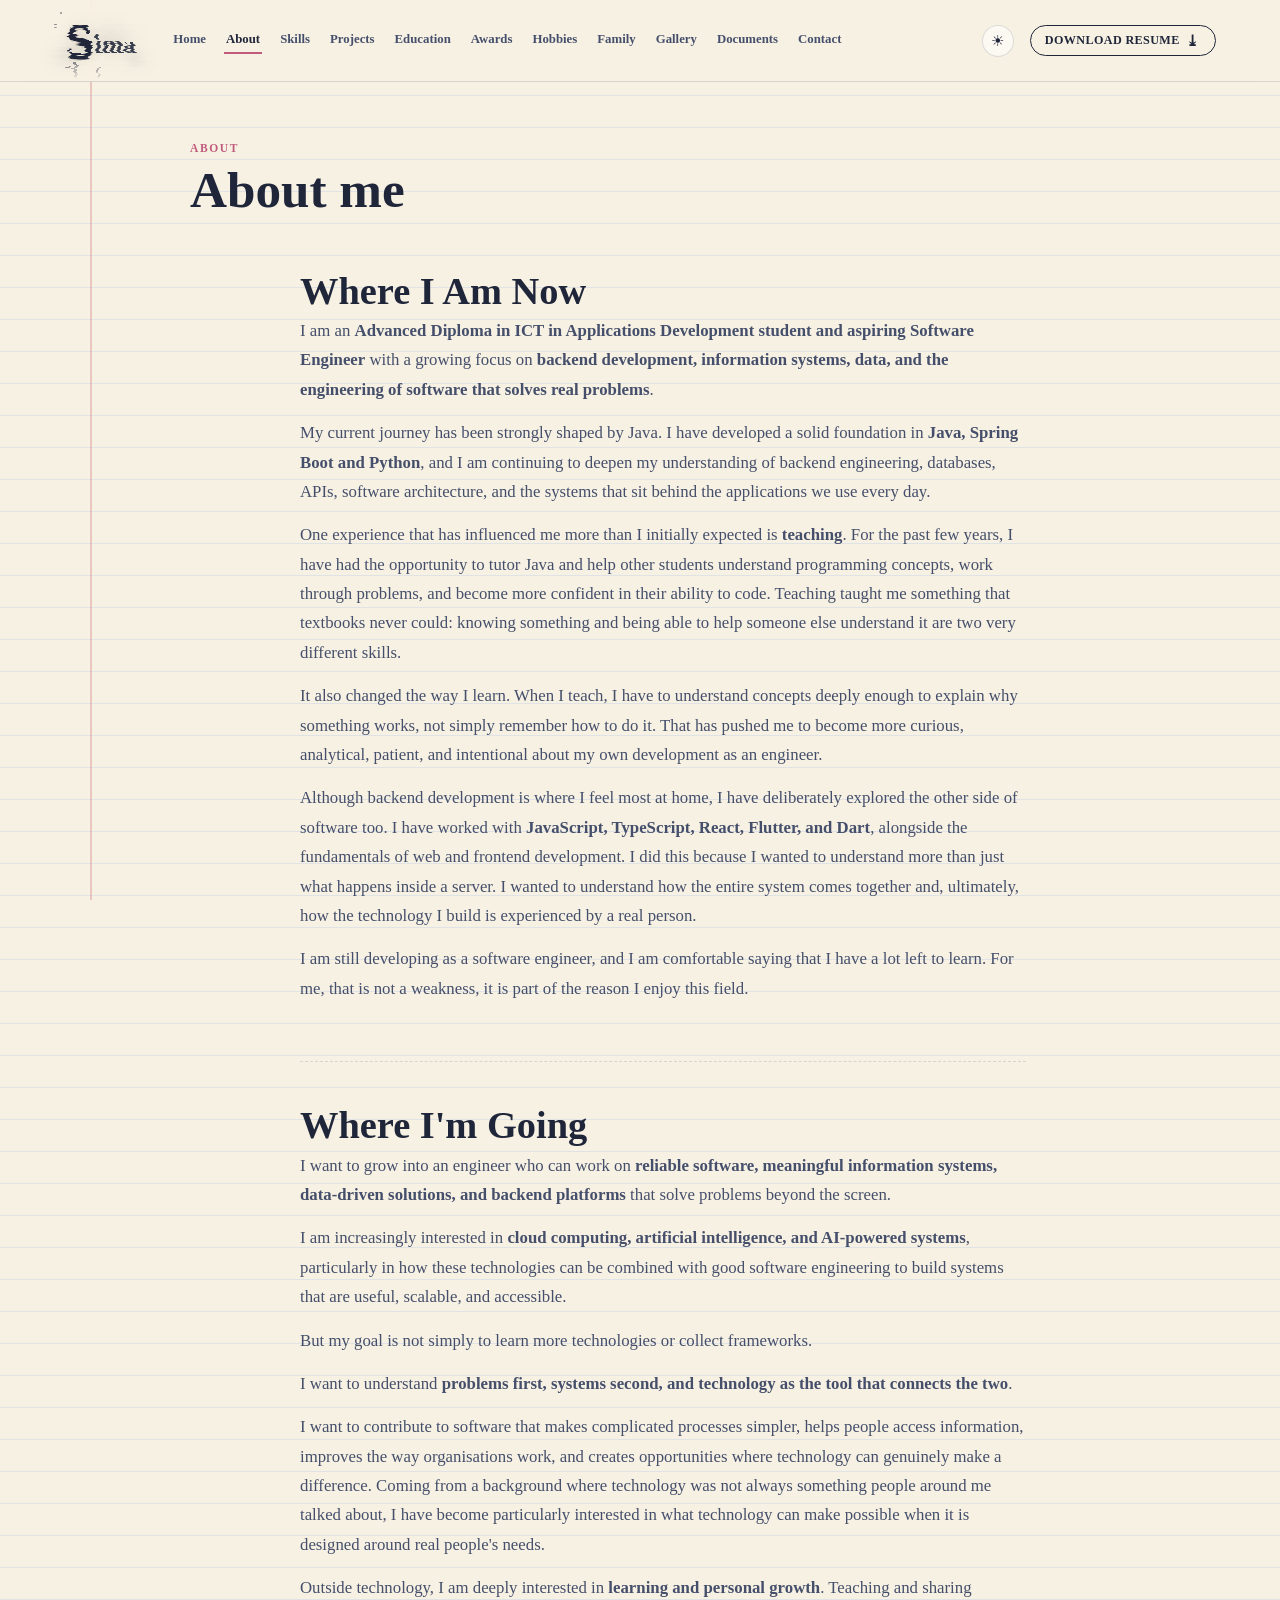
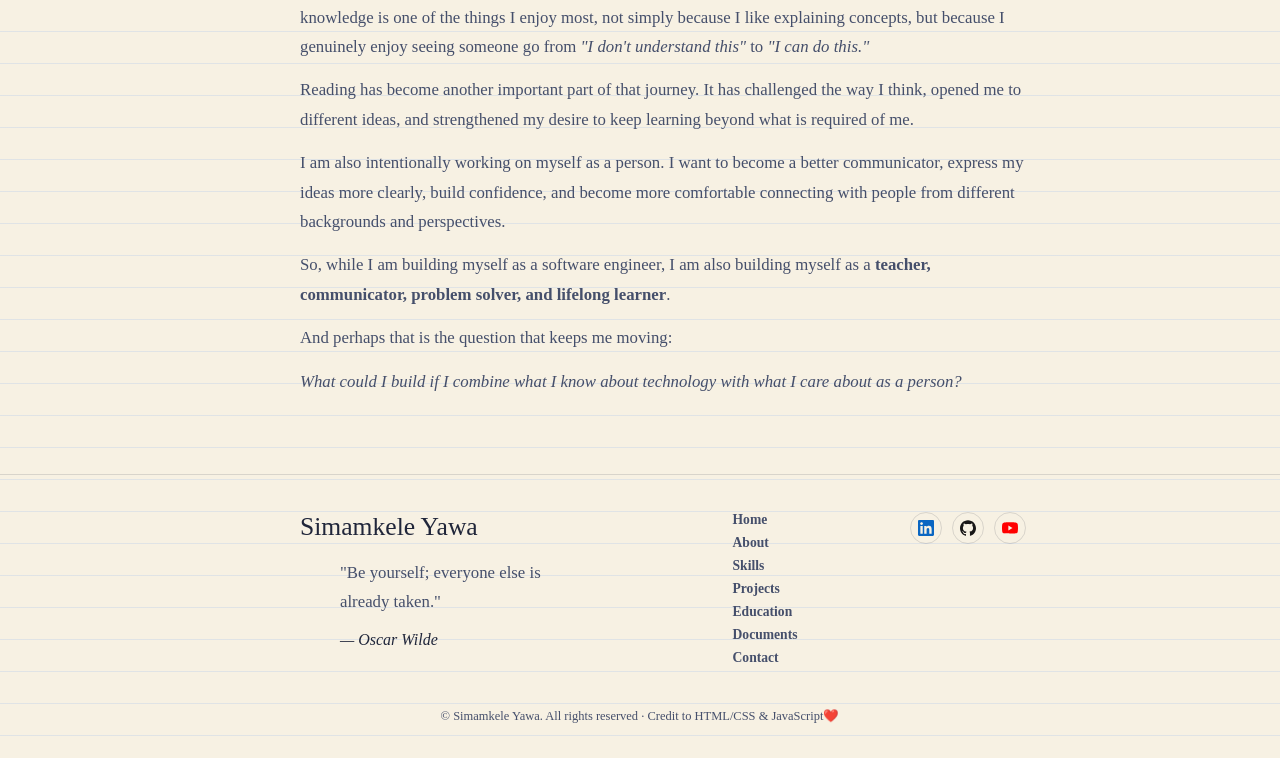
<file: about.html>
<!DOCTYPE html>
<html lang="en" data-theme="light">
<head>
<meta charset="UTF-8">
<meta name="viewport" content="width=device-width, initial-scale=1.0">
<title>Sima &mdash; About</title>
<link rel="preconnect" href="https://fonts.googleapis.com">
<link href="https://fonts.googleapis.com/css2?family=Butcherman&family=Caveat:wght@500;600;700&family=Lora:ital,wght@0,400;0,600;1,400&family=Inter:wght@400;500;600;700&display=swap" rel="stylesheet">
<link rel="stylesheet" href="styles.css">
</head>
<body class="grain">

<div class="cursor"><div></div></div>
<svg width="0" height="0" style="position:absolute" aria-hidden="true">
  <filter id="inkBleed" x="-40%" y="-80%" width="180%" height="260%">
    <feTurbulence type="fractalNoise" baseFrequency="0.012 0.35" numOctaves="3" seed="7" result="noise"/>
    <feDisplacementMap in="SourceGraphic" in2="noise" scale="9" xChannelSelector="R" yChannelSelector="G"/>
  </filter>
</svg>

<nav class="topnav">
  <span class="brand"><a href="home.html"><span class="ink-splat s1"></span><span class="ink-splat s2"></span><span class="ink-splat s3"></span><span class="ink-drip d1"></span><span class="ink-drip d2"></span><span class="big-s">S</span><span class="rest">ima</span></a></span>
  <button class="burger" id="burgerBtn" aria-label="Toggle menu" aria-expanded="false">
    <span></span><span></span><span></span>
  </button>
  <div class="nav-links" id="navLinks">
  <a href="home.html">Home</a>
  <a href="about.html" class="active">About</a>
  <a href="skills.html">Skills</a>
  <a href="projects.html">Projects</a>
  <a href="education.html">Education</a>
  <a href="awards.html">Awards</a>
  <a href="hobbies.html">Hobbies</a>
  <a href="family.html">Family</a>
  <a href="gallery.html">Gallery</a>
  <a href="documents.html">Documents</a>
  <a href="contact.html">Contact</a>
  </div>
  <button class="theme-toggle" id="themeToggle" aria-label="Toggle light/dark theme">☀</button>
  <a href="#" class="dl" id="downloadBtn">Download resume</a>
</nav>

<header class="page-hero wrap">
  <p class="kicker">about</p>
  <h1 class="page-title">About me</h1>
</header>
<main class="wrap">
  <section>
    <h2>Where I Am Now</h2>
    <p>I am an <strong>Advanced Diploma in ICT in Applications Development student and aspiring Software Engineer</strong> with a growing focus on <strong>backend development, information systems, data, and the engineering of software that solves real problems</strong>.</p>
    <p>My current journey has been strongly shaped by Java. I have developed a solid foundation in <strong>Java, Spring Boot and Python</strong>, and I am continuing to deepen my understanding of backend engineering, databases, APIs, software architecture, and the systems that sit behind the applications we use every day.</p>
    <p>One experience that has influenced me more than I initially expected is <strong>teaching</strong>. For the past few years, I have had the opportunity to tutor Java and help other students understand programming concepts, work through problems, and become more confident in their ability to code. Teaching taught me something that textbooks never could: knowing something and being able to help someone else understand it are two very different skills.</p>
    <p>It also changed the way I learn. When I teach, I have to understand concepts deeply enough to explain why something works, not simply remember how to do it. That has pushed me to become more curious, analytical, patient, and intentional about my own development as an engineer.</p>
    <p>Although backend development is where I feel most at home, I have deliberately explored the other side of software too. I have worked with <strong>JavaScript, TypeScript, React, Flutter, and Dart</strong>, alongside the fundamentals of web and frontend development. I did this because I wanted to understand more than just what happens inside a server. I wanted to understand how the entire system comes together and, ultimately, how the technology I build is experienced by a real person.</p>
    <p>I am still developing as a software engineer, and I am comfortable saying that I have a lot left to learn. For me, that is not a weakness, it is part of the reason I enjoy this field.</p>
  </section>

  <section>
    <h2>Where I'm Going</h2>
    <p>I want to grow into an engineer who can work on <strong>reliable software, meaningful information systems, data-driven solutions, and backend platforms</strong> that solve problems beyond the screen.</p>
    <p>I am increasingly interested in <strong>cloud computing, artificial intelligence, and AI-powered systems</strong>, particularly in how these technologies can be combined with good software engineering to build systems that are useful, scalable, and accessible.</p>
    <p>But my goal is not simply to learn more technologies or collect frameworks.</p>
    <p>I want to understand <strong>problems first, systems second, and technology as the tool that connects the two</strong>.</p>
    <p>I want to contribute to software that makes complicated processes simpler, helps people access information, improves the way organisations work, and creates opportunities where technology can genuinely make a difference. Coming from a background where technology was not always something people around me talked about, I have become particularly interested in what technology can make possible when it is designed around real people's needs.</p>
    <p>Outside technology, I am deeply interested in <strong>learning and personal growth</strong>. Teaching and sharing knowledge is one of the things I enjoy most, not simply because I like explaining concepts, but because I genuinely enjoy seeing someone go from <em>"I don't understand this"</em> to <em>"I can do this."</em></p>
    <p>Reading has become another important part of that journey. It has challenged the way I think, opened me to different ideas, and strengthened my desire to keep learning beyond what is required of me.</p>
    <p>I am also intentionally working on myself as a person. I want to become a better communicator, express my ideas more clearly, build confidence, and become more comfortable connecting with people from different backgrounds and perspectives.</p>
    <p>So, while I am building myself as a software engineer, I am also building myself as a <strong>teacher, communicator, problem solver, and lifelong learner</strong>.</p>
    <p>And perhaps that is the question that keeps me moving:</p>
    <p><em>What could I build if I combine what I know about technology with what I care about as a person?</em></p>
  </section>
</main>

<footer class="site-footer">
  <div class="wrap footer-inner">
    <div class="footer-brand">
      <span class="footer-sima">Simamkele Yawa</span>
      <p class="footer-tag">
        <blockquote>
            <p>
               "Be yourself; everyone else is already taken."
            </p>
            <cite>— Oscar Wilde</cite>
        </blockquote>
    
        </p>
    </div>
    <nav class="footer-links" aria-label="Footer navigation">
      <a href="home.html">Home</a>
      <a href="about.html">About</a>
      <a href="skills.html">Skills</a>
      <a href="projects.html">Projects</a>
      <a href="education.html">Education</a>
      <a href="documents.html">Documents</a>
      <a href="contact.html">Contact</a>
    </nav>
    <div class="footer-social">
      <a href="https://www.linkedin.com/in/simamkele-yawa/" target="_blank" rel="noopener" aria-label="LinkedIn">
        <svg viewBox="0 0 24 24" width="16" height="16" fill="#0A66C2"><path d="M20.447 20.452h-3.554v-5.569c0-1.328-.027-3.037-1.852-3.037-1.853 0-2.136 1.445-2.136 2.939v5.667H9.351V9h3.414v1.561h.046c.477-.9 1.637-1.85 3.37-1.85 3.601 0 4.267 2.37 4.267 5.455v6.286zM5.337 7.433c-1.144 0-2.063-.926-2.063-2.065 0-1.138.92-2.063 2.063-2.063 1.14 0 2.064.925 2.064 2.063 0 1.139-.925 2.065-2.064 2.065zm1.782 13.019H3.555V9h3.564v11.452zM22.225 0H1.771C.792 0 0 .774 0 1.729v20.542C0 23.227.792 24 1.771 24h20.451C23.2 24 24 23.227 24 22.271V1.729C24 .774 23.2 0 22.222 0h.003z"/></svg>
      </a>
      <a href="https://github.com/SIMAMKELE2001" target="_blank" rel="noopener" aria-label="GitHub">
        <svg viewBox="0 0 24 24" width="16" height="16" class="gh-icon" fill="#181717"><path d="M12 .297c-6.63 0-12 5.373-12 12 0 5.303 3.438 9.8 8.205 11.385.6.113.82-.258.82-.577 0-.285-.01-1.04-.015-2.04-3.338.724-4.042-1.61-4.042-1.61C4.422 18.07 3.633 17.7 3.633 17.7c-1.087-.744.084-.729.084-.729 1.205.084 1.838 1.236 1.838 1.236 1.07 1.835 2.809 1.305 3.495.998.108-.776.417-1.305.76-1.605-2.665-.3-5.466-1.332-5.466-5.93 0-1.31.465-2.38 1.235-3.22-.135-.303-.54-1.523.105-3.176 0 0 1.005-.322 3.3 1.23.96-.267 1.98-.399 3-.405 1.02.006 2.04.138 3 .405 2.28-1.552 3.285-1.23 3.285-1.23.645 1.653.24 2.873.12 3.176.765.84 1.23 1.91 1.23 3.22 0 4.61-2.805 5.625-5.475 5.92.42.36.81 1.096.81 2.22 0 1.606-.015 2.896-.015 3.286 0 .315.21.69.825.57C20.565 22.092 24 17.592 24 12.297c0-6.627-5.373-12-12-12"/></svg>
      </a>
      <a href="https://www.youtube.com/@HayiSukaLearn" target="_blank" rel="noopener" aria-label="YouTube">
        <svg viewBox="0 0 24 24" width="16" height="16" fill="#FF0000"><path d="M23.498 6.186a3.016 3.016 0 0 0-2.122-2.136C19.505 3.545 12 3.545 12 3.545s-7.505 0-9.377.505A3.017 3.017 0 0 0 .502 6.186C0 8.07 0 12 0 12s0 3.93.502 5.814a3.016 3.016 0 0 0 2.122 2.136c1.871.505 9.376.505 9.376.505s7.505 0 9.377-.505a3.015 3.015 0 0 0 2.122-2.136C24 15.93 24 12 24 12s0-3.93-.502-5.814zM9.545 15.568V8.432L15.818 12l-6.273 3.568z"/></svg>
      </a>
    </div>
  </div>
  <p class="footer-line">&copy; Simamkele Yawa. All rights reserved &middot; Credit to HTML/CSS & JavaScript❤️</p>
</footer>

<div id="printResume">
  <div class="pr-header">
    <h1>Simamkele Yawa</h1>
    <p class="pr-affil">East London, Eastern Cape &middot; <a href="https://github.com/SIMAMKELE2001">github.com</a> &middot; <a href="https://www.linkedin.com/in/simamkele-yawa">www.linkedin.com</a> &middot; <a href="https://simamkele2001.github.io/ProfessionalPortfolioCV/">www.myportfolio.com</a </p>
  </div>

  <h2>Professional Profile</h2>
  <p>
    I am an Advanced Diploma in ICT in Applications Development student and aspiring Software Engineer, with a growing focus on backend development, information systems, data, and software engineering. I have developed a foundation in Java, Spring Boot, and Python, while also gaining experience with databases, APIs, software architecture, and technologies such as JavaScript, TypeScript, React, Flutter, and Dart. My experience tutoring Java has also shaped how I learn and approach engineering, teaching me the importance of understanding concepts deeply enough to explain them clearly and help others grow in confidence.
Looking ahead, I want to become a software engineer who builds reliable, scalable, and meaningful systems that solve real-world problems. I am particularly interested in backend engineering, cloud computing, artificial intelligence, data-driven solutions, and AI-powered systems. Rather than simply collecting technologies, I want to understand problems first, systems second, and technology as the tool that connects the two. Beyond technology, I am passionate about teaching, reading, learning, communication, and personal growth, and I aim to continuously develop as an engineer, teacher, communicator, problem solver, and lifelong learner.

  </p>

  <h2>Education</h2>
  <div class="pr-item">
    <div class="pr-item-head"><strong>Advanced Diploma in ICT in Applications Development</strong><span>Current</span></div>
    <p><em>iYunivesithi Sisulu University</em> <br>
      <span style="font-weight: semi-bold;">Course Work: </span>software engineering principles, DSA, OOP and design patterns, information systems, database systems, and applied software development.</p>
  </div>

  <div class="pr-item">
    <div class="pr-item-head"><strong>Diploma in ICT in Applications Development</strong><span>Completed</span></div>
    <p><em>iYunivesithi Sisulu University</em></p>
  </div>

  <h2>Professional Experience</h2>
  <div class="pr-item">
    <div class="pr-item-head"><strong>Academic Assistant (Tutor)</strong><span>2024 &ndash; Present</span></div>
    <p><em>iYunivesithi Sisulu University</em> <br>
      Tutoring Areas:<ul><li>Technical Programming I</li> <li>Technical Programming II</li> <li>Development Software III</li></ul></p>
  </div>


  <h2>Technical Skills</h2>
  <div class="pr-skills">
    <div><strong>Programming</strong><span>Java, Python, JavaScript, TypeScript, HTML5, CSS3, Dart</span></div>
    <div><strong>Frameworks</strong><span>Spring Boot, FastAPI, SQLAlchemy, React, Tailwind CSS, shadcn/ui, Flutter</span></div>
    <div><strong>Databases</strong><span>Oracle Database, Oracle APEX, PostgreSQL</span></div>
    <div><strong>Tools &amp; Platforms</strong><span>Git, GitHub, Docker, VS Code, JetBrains, Linux/Bash</span></div>
  </div>

  <h2>Awards &amp; Achievements</h2>
  <ul>
    <li>FEBEIT Tutoring Certificate of Recognition &mdash; 2025</li>
    <li>FEBEIT Tutoring Certificate of Recognition &mdash; 2024</li>
    <li>Samsung Innovation Campus (Python &amp; AI) Graduate &mdash; 2024</li>
    <li>DIRISA Student Datathon Training &mdash; 2025</li>
    <li>FameLab (Talking Science) Certificate of Participation &mdash; 2026</li>
    <li>Eastern Cape Automotive &amp; eMobility Hackathon Participant &mdash; 2025</li>
  </ul>

  <h2>Selected Projects</h2>
  <ul>
    <li><strong>For my projects visit my portfolio: </strong> </li>
  </ul>
</div>

<script src="script.js"></script>
</body>
</html>
</file>
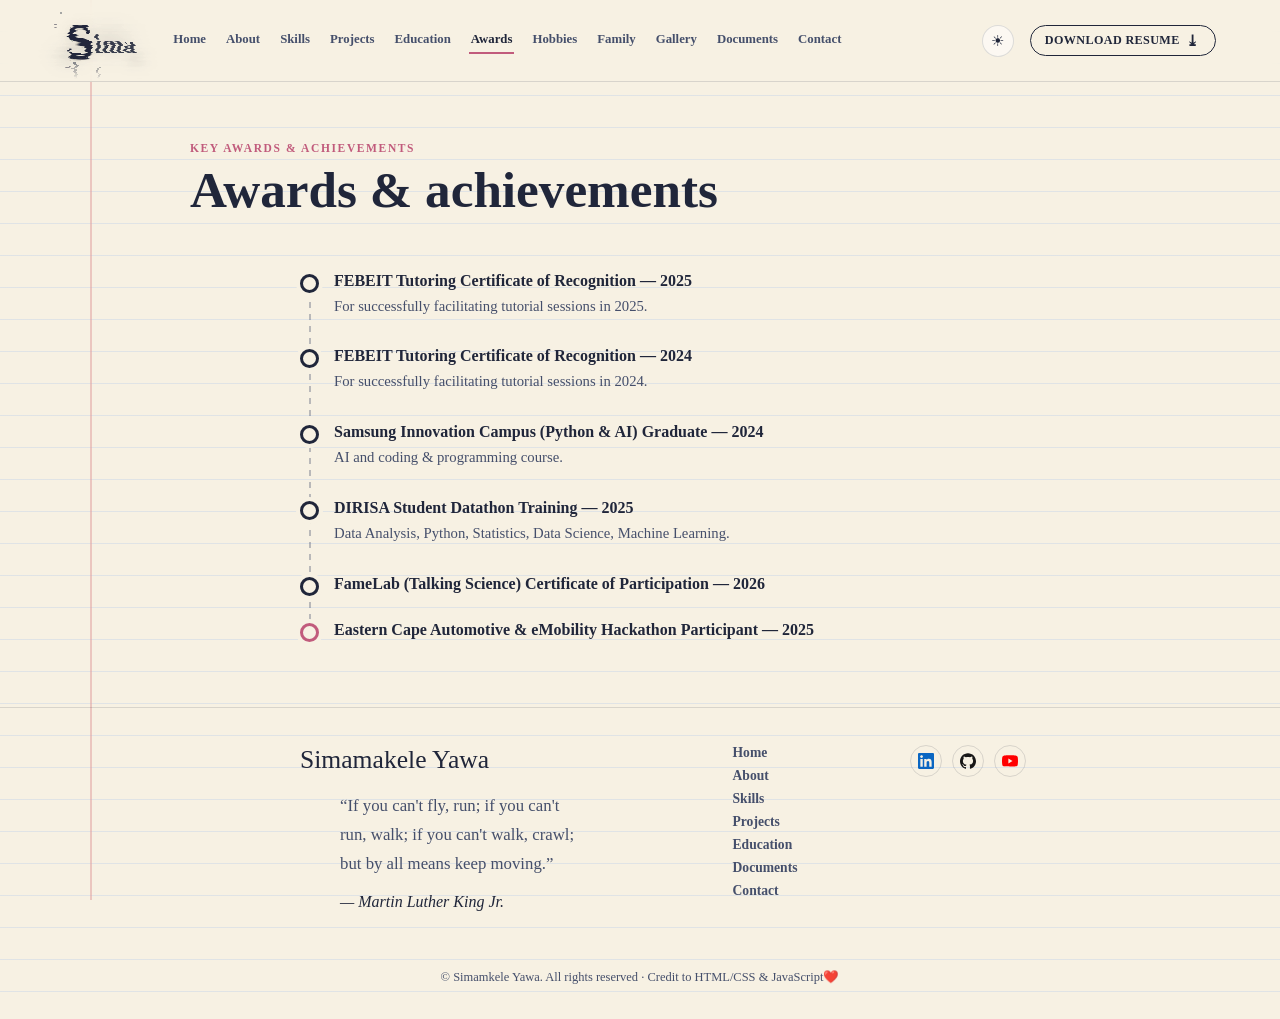
<file: awards.html>
<!DOCTYPE html>
<html lang="en" data-theme="light">
<head>
<meta charset="UTF-8">
<meta name="viewport" content="width=device-width, initial-scale=1.0">
<title>Sima &mdash; Awards</title>
<link rel="preconnect" href="https://fonts.googleapis.com">
<link href="https://fonts.googleapis.com/css2?family=Butcherman&family=Caveat:wght@500;600;700&family=Lora:ital,wght@0,400;0,600;1,400&family=Inter:wght@400;500;600;700&display=swap" rel="stylesheet">
<link rel="stylesheet" href="styles.css">
</head>
<body class="grain">

<div class="cursor"><div></div></div>
<svg width="0" height="0" style="position:absolute" aria-hidden="true">
  <filter id="inkBleed" x="-40%" y="-80%" width="180%" height="260%">
    <feTurbulence type="fractalNoise" baseFrequency="0.012 0.35" numOctaves="3" seed="7" result="noise"/>
    <feDisplacementMap in="SourceGraphic" in2="noise" scale="9" xChannelSelector="R" yChannelSelector="G"/>
  </filter>
</svg>

<nav class="topnav">
  <span class="brand"><a href="home.html"><span class="ink-splat s1"></span><span class="ink-splat s2"></span><span class="ink-splat s3"></span><span class="ink-drip d1"></span><span class="ink-drip d2"></span><span class="big-s">S</span><span class="rest">ima</span></a></span>
  <button class="burger" id="burgerBtn" aria-label="Toggle menu" aria-expanded="false">
    <span></span><span></span><span></span>
  </button>
  <div class="nav-links" id="navLinks">
  <a href="home.html">Home</a>
  <a href="about.html">About</a>
  <a href="skills.html">Skills</a>
  <a href="projects.html">Projects</a>
  <a href="education.html">Education</a>
  <a href="awards.html" class="active">Awards</a>
  <a href="hobbies.html">Hobbies</a>
  <a href="family.html">Family</a>
  <a href="gallery.html">Gallery</a>
  <a href="documents.html">Documents</a>
  <a href="contact.html">Contact</a>
  </div>
  <button class="theme-toggle" id="themeToggle" aria-label="Toggle light/dark theme">☀</button>
  <a href="#" class="dl" id="downloadBtn">Download resume</a>
</nav>

<header class="page-hero wrap">
  <p class="kicker">Key awards &amp; achievements</p>
  <h1 class="page-title">Awards &amp; achievements</h1>
</header>
<main class="wrap">
  <section>
    <div class="chain">
      <div class="chain-item">
        <span class="chain-link"></span>
        <div class="chain-content">
          <h3 style="font-size:1rem;">FEBEIT Tutoring Certificate of Recognition &mdash; 2025</h3>
          <p style="margin-bottom:0;">For successfully facilitating tutorial sessions in 2025.</p>
        </div>
      </div>
      <div class="chain-item">
        <span class="chain-link"></span>
        <div class="chain-content">
          <h3 style="font-size:1rem;">FEBEIT Tutoring Certificate of Recognition &mdash; 2024</h3>
          <p style="margin-bottom:0;">For successfully facilitating tutorial sessions in 2024.</p>
        </div>
      </div>
      <div class="chain-item">
        <span class="chain-link"></span>
        <div class="chain-content">
          <h3 style="font-size:1rem;">Samsung Innovation Campus (Python &amp; AI) Graduate &mdash; 2024</h3>
          <p style="margin-bottom:0;">AI and coding &amp; programming course.</p>
        </div>
      </div>
      <div class="chain-item">
        <span class="chain-link"></span>
        <div class="chain-content">
          <h3 style="font-size:1rem;">DIRISA Student Datathon Training &mdash; 2025</h3>
          <p style="margin-bottom:0;">Data Analysis, Python, Statistics, Data Science, Machine Learning.</p>
        </div>
      </div>
      <div class="chain-item">
        <span class="chain-link"></span>
        <div class="chain-content">
          <h3 style="font-size:1rem;">FameLab (Talking Science) Certificate of Participation &mdash; 2026</h3>
        </div>
      </div>
      <div class="chain-item">
        <span class="chain-link"></span>
        <div class="chain-content">
          <h3 style="font-size:1rem;">Eastern Cape Automotive &amp; eMobility Hackathon Participant &mdash; 2025</h3>
        </div>
      </div>
    </div>
  </section>
</main>

<footer class="site-footer">
  <div class="wrap footer-inner">
    <div class="footer-brand">
      <span class="footer-sima">Simamakele Yawa</span>
      <blockquote>
        <p>
            “If you can't fly, run; if you can't run, walk; if you can't walk, crawl;
            but by all means keep moving.”
        </p>
        <cite>— Martin Luther King Jr.</cite>
    </blockquote>    </div>
    <nav class="footer-links" aria-label="Footer navigation">
      <a href="home.html">Home</a>
      <a href="about.html">About</a>
      <a href="skills.html">Skills</a>
      <a href="projects.html">Projects</a>
      <a href="education.html">Education</a>
      <a href="documents.html">Documents</a>
      <a href="contact.html">Contact</a>
    </nav>
    <div class="footer-social">
      <a href="https://www.linkedin.com/in/simamkele-yawa/" target="_blank" rel="noopener" aria-label="LinkedIn">
        <svg viewBox="0 0 24 24" width="16" height="16" fill="#0A66C2"><path d="M20.447 20.452h-3.554v-5.569c0-1.328-.027-3.037-1.852-3.037-1.853 0-2.136 1.445-2.136 2.939v5.667H9.351V9h3.414v1.561h.046c.477-.9 1.637-1.85 3.37-1.85 3.601 0 4.267 2.37 4.267 5.455v6.286zM5.337 7.433c-1.144 0-2.063-.926-2.063-2.065 0-1.138.92-2.063 2.063-2.063 1.14 0 2.064.925 2.064 2.063 0 1.139-.925 2.065-2.064 2.065zm1.782 13.019H3.555V9h3.564v11.452zM22.225 0H1.771C.792 0 0 .774 0 1.729v20.542C0 23.227.792 24 1.771 24h20.451C23.2 24 24 23.227 24 22.271V1.729C24 .774 23.2 0 22.222 0h.003z"/></svg>
      </a>
      <a href="https://github.com/SIMAMKELE2001" target="_blank" rel="noopener" aria-label="GitHub">
        <svg viewBox="0 0 24 24" width="16" height="16" class="gh-icon" fill="#181717"><path d="M12 .297c-6.63 0-12 5.373-12 12 0 5.303 3.438 9.8 8.205 11.385.6.113.82-.258.82-.577 0-.285-.01-1.04-.015-2.04-3.338.724-4.042-1.61-4.042-1.61C4.422 18.07 3.633 17.7 3.633 17.7c-1.087-.744.084-.729.084-.729 1.205.084 1.838 1.236 1.838 1.236 1.07 1.835 2.809 1.305 3.495.998.108-.776.417-1.305.76-1.605-2.665-.3-5.466-1.332-5.466-5.93 0-1.31.465-2.38 1.235-3.22-.135-.303-.54-1.523.105-3.176 0 0 1.005-.322 3.3 1.23.96-.267 1.98-.399 3-.405 1.02.006 2.04.138 3 .405 2.28-1.552 3.285-1.23 3.285-1.23.645 1.653.24 2.873.12 3.176.765.84 1.23 1.91 1.23 3.22 0 4.61-2.805 5.625-5.475 5.92.42.36.81 1.096.81 2.22 0 1.606-.015 2.896-.015 3.286 0 .315.21.69.825.57C20.565 22.092 24 17.592 24 12.297c0-6.627-5.373-12-12-12"/></svg>
      </a>
      <a href="https://www.youtube.com/@HayiSukaLearn" target="_blank" rel="noopener" aria-label="YouTube">
        <svg viewBox="0 0 24 24" width="16" height="16" fill="#FF0000"><path d="M23.498 6.186a3.016 3.016 0 0 0-2.122-2.136C19.505 3.545 12 3.545 12 3.545s-7.505 0-9.377.505A3.017 3.017 0 0 0 .502 6.186C0 8.07 0 12 0 12s0 3.93.502 5.814a3.016 3.016 0 0 0 2.122 2.136c1.871.505 9.376.505 9.376.505s7.505 0 9.377-.505a3.015 3.015 0 0 0 2.122-2.136C24 15.93 24 12 24 12s0-3.93-.502-5.814zM9.545 15.568V8.432L15.818 12l-6.273 3.568z"/></svg>
      </a>
    </div>
  </div>
  <p class="footer-line">&copy; Simamkele Yawa. All rights reserved &middot; Credit to HTML/CSS & JavaScript❤️</p>
</footer>

<div id="printResume">
  <div class="pr-header">
    <h1>Simamkele Yawa</h1>
    <p class="pr-affil">East London, Eastern Cape &middot; <a href="https://github.com/SIMAMKELE2001">github.com</a> &middot; <a href="https://www.linkedin.com/in/simamkele-yawa">www.linkedin.com</a> &middot; <a href="https://simamkele2001.github.io/ProfessionalPortfolioCV/">www.myportfolio.com</a </p>
  </div>

  <h2>Professional Profile</h2>
  <p>
    I am an Advanced Diploma in ICT in Applications Development student and aspiring Software Engineer, with a growing focus on backend development, information systems, data, and software engineering. I have developed a foundation in Java, Spring Boot, and Python, while also gaining experience with databases, APIs, software architecture, and technologies such as JavaScript, TypeScript, React, Flutter, and Dart. My experience tutoring Java has also shaped how I learn and approach engineering, teaching me the importance of understanding concepts deeply enough to explain them clearly and help others grow in confidence.
Looking ahead, I want to become a software engineer who builds reliable, scalable, and meaningful systems that solve real-world problems. I am particularly interested in backend engineering, cloud computing, artificial intelligence, data-driven solutions, and AI-powered systems. Rather than simply collecting technologies, I want to understand problems first, systems second, and technology as the tool that connects the two. Beyond technology, I am passionate about teaching, reading, learning, communication, and personal growth, and I aim to continuously develop as an engineer, teacher, communicator, problem solver, and lifelong learner.

  </p>

  <h2>Education</h2>
  <div class="pr-item">
    <div class="pr-item-head"><strong>Advanced Diploma in ICT in Applications Development</strong><span>Current</span></div>
    <p><em>iYunivesithi Sisulu University</em> <br>
      <span style="font-weight: semi-bold;">Course Work: </span>software engineering principles, DSA, OOP and design patterns, information systems, database systems, and applied software development.</p>
  </div>

  <div class="pr-item">
    <div class="pr-item-head"><strong>Diploma in ICT in Applications Development</strong><span>Completed</span></div>
    <p><em>iYunivesithi Sisulu University</em></p>
  </div>

  <h2>Professional Experience</h2>
  <div class="pr-item">
    <div class="pr-item-head"><strong>Academic Assistant (Tutor)</strong><span>2024 &ndash; Present</span></div>
    <p><em>iYunivesithi Sisulu University</em> <br>
      Tutoring Areas:<ul><li>Technical Programming I</li> <li>Technical Programming II</li> <li>Development Software III</li></ul></p>
  </div>


  <h2>Technical Skills</h2>
  <div class="pr-skills">
    <div><strong>Programming</strong><span>Java, Python, JavaScript, TypeScript, HTML5, CSS3, Dart</span></div>
    <div><strong>Frameworks</strong><span>Spring Boot, FastAPI, SQLAlchemy, React, Tailwind CSS, shadcn/ui, Flutter</span></div>
    <div><strong>Databases</strong><span>Oracle Database, Oracle APEX, PostgreSQL</span></div>
    <div><strong>Tools &amp; Platforms</strong><span>Git, GitHub, Docker, VS Code, JetBrains, Linux/Bash</span></div>
  </div>

  <h2>Awards &amp; Achievements</h2>
  <ul>
    <li>FEBEIT Tutoring Certificate of Recognition &mdash; 2025</li>
    <li>FEBEIT Tutoring Certificate of Recognition &mdash; 2024</li>
    <li>Samsung Innovation Campus (Python &amp; AI) Graduate &mdash; 2024</li>
    <li>DIRISA Student Datathon Training &mdash; 2025</li>
    <li>FameLab (Talking Science) Certificate of Participation &mdash; 2026</li>
    <li>Eastern Cape Automotive &amp; eMobility Hackathon Participant &mdash; 2025</li>
  </ul>

  <h2>Selected Projects</h2>
  <ul>
    <li><strong>For my projects visit my portfolio: </strong> </li>
  </ul>
</div>
<script src="script.js"></script>
</body>
</html>
</file>
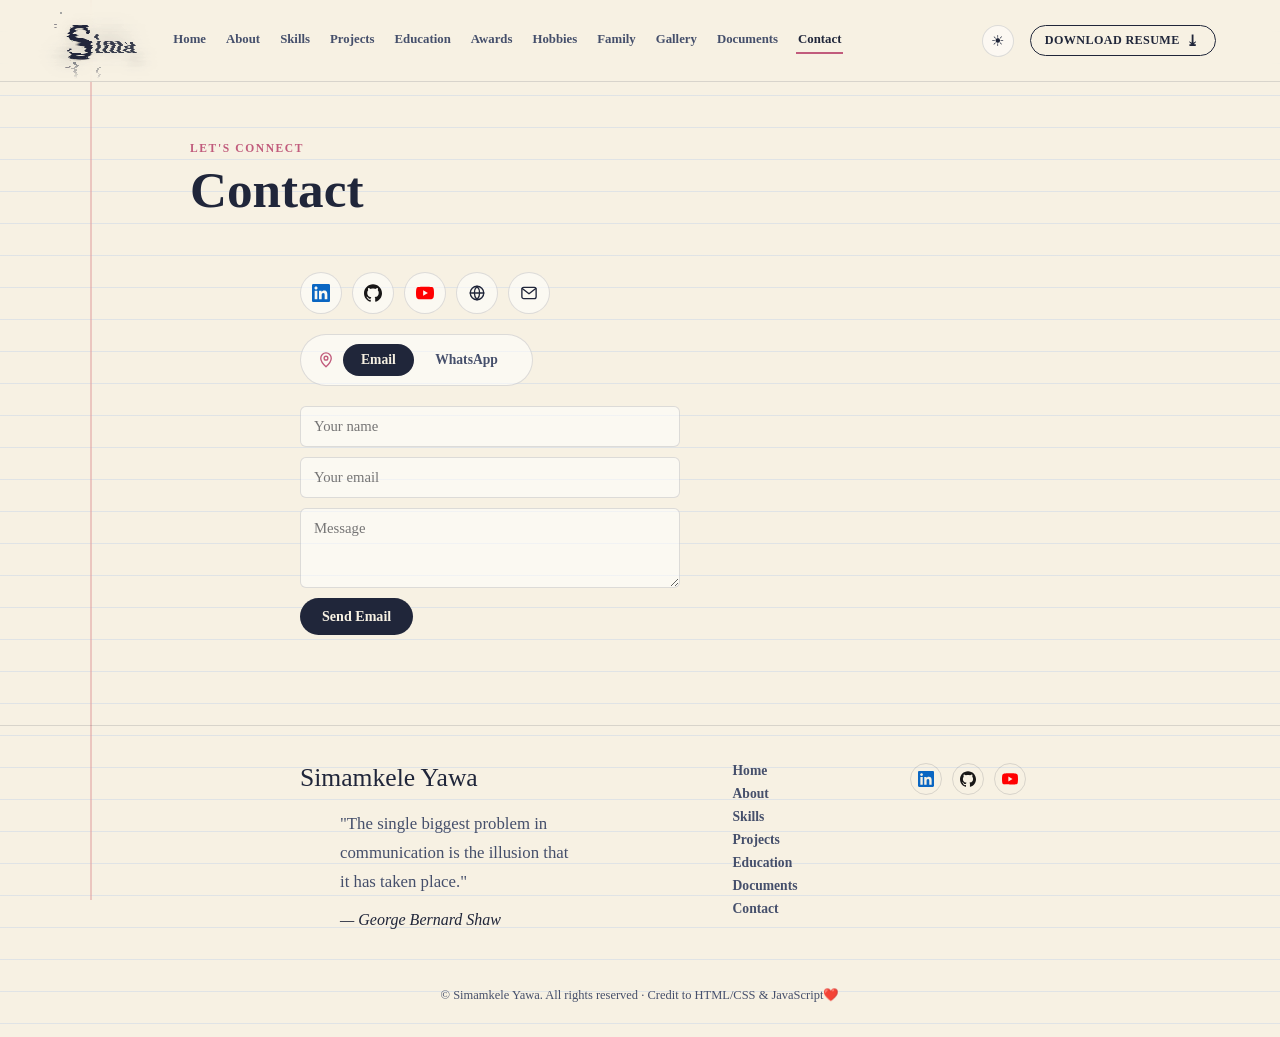
<file: contact.html>
<!DOCTYPE html>
<html lang="en" data-theme="light">
<head>
<meta charset="UTF-8">
<meta name="viewport" content="width=device-width, initial-scale=1.0">
<title>Sima &mdash; Contact</title>
<link rel="preconnect" href="https://fonts.googleapis.com">
<link href="https://fonts.googleapis.com/css2?family=Butcherman&family=Caveat:wght@500;600;700&family=Lora:ital,wght@0,400;0,600;1,400&family=Inter:wght@400;500;600;700&display=swap" rel="stylesheet">
<link rel="stylesheet" href="styles.css">
</head>
<body class="grain">

<div class="cursor"><div></div></div>
<svg width="0" height="0" style="position:absolute" aria-hidden="true">
  <filter id="inkBleed" x="-40%" y="-80%" width="180%" height="260%">
    <feTurbulence type="fractalNoise" baseFrequency="0.012 0.35" numOctaves="3" seed="7" result="noise"/>
    <feDisplacementMap in="SourceGraphic" in2="noise" scale="9" xChannelSelector="R" yChannelSelector="G"/>
  </filter>
</svg>

<nav class="topnav">
  <span class="brand"><a href="home.html"><span class="ink-splat s1"></span><span class="ink-splat s2"></span><span class="ink-splat s3"></span><span class="ink-drip d1"></span><span class="ink-drip d2"></span><span class="big-s">S</span><span class="rest">ima</span></a></span>
  <button class="burger" id="burgerBtn" aria-label="Toggle menu" aria-expanded="false">
    <span></span><span></span><span></span>
  </button>
  <div class="nav-links" id="navLinks">
  <a href="home.html">Home</a>
  <a href="about.html">About</a>
  <a href="skills.html">Skills</a>
  <a href="projects.html">Projects</a>
  <a href="education.html">Education</a>
  <a href="awards.html">Awards</a>
  <a href="hobbies.html">Hobbies</a>
  <a href="family.html">Family</a>
  <a href="gallery.html">Gallery</a>
  <a href="documents.html">Documents</a>
  <a href="contact.html" class="active">Contact</a>
  </div>
  <button class="theme-toggle" id="themeToggle" aria-label="Toggle light/dark theme">☀</button>
  <a href="#" class="dl" id="downloadBtn">Download resume</a>
</nav>

<header class="page-hero wrap">
  <p class="kicker">Let's connect</p>
  <h1 class="page-title">Contact</h1>
</header>
<main class="wrap">
  <section>
    <div class="social-links">
      <a class="social-link icon-only" href="https://www.linkedin.com/in/simamkele-yawa/" target="_blank" rel="noopener" aria-label="LinkedIn">
        <svg viewBox="0 0 24 24" width="18" height="18" fill="#0A66C2"><path d="M20.447 20.452h-3.554v-5.569c0-1.328-.027-3.037-1.852-3.037-1.853 0-2.136 1.445-2.136 2.939v5.667H9.351V9h3.414v1.561h.046c.477-.9 1.637-1.85 3.37-1.85 3.601 0 4.267 2.37 4.267 5.455v6.286zM5.337 7.433c-1.144 0-2.063-.926-2.063-2.065 0-1.138.92-2.063 2.063-2.063 1.14 0 2.064.925 2.064 2.063 0 1.139-.925 2.065-2.064 2.065zm1.782 13.019H3.555V9h3.564v11.452zM22.225 0H1.771C.792 0 0 .774 0 1.729v20.542C0 23.227.792 24 1.771 24h20.451C23.2 24 24 23.227 24 22.271V1.729C24 .774 23.2 0 22.222 0h.003z"/></svg>
        <span class="icon-tooltip">LinkedIn</span>
      </a>
      <a class="social-link icon-only" href="https://github.com/SIMAMKELE2001" target="_blank" rel="noopener" aria-label="GitHub">
        <svg viewBox="0 0 24 24" width="18" height="18" fill="#181717"><path d="M12 .297c-6.63 0-12 5.373-12 12 0 5.303 3.438 9.8 8.205 11.385.6.113.82-.258.82-.577 0-.285-.01-1.04-.015-2.04-3.338.724-4.042-1.61-4.042-1.61C4.422 18.07 3.633 17.7 3.633 17.7c-1.087-.744.084-.729.084-.729 1.205.084 1.838 1.236 1.838 1.236 1.07 1.835 2.809 1.305 3.495.998.108-.776.417-1.305.76-1.605-2.665-.3-5.466-1.332-5.466-5.93 0-1.31.465-2.38 1.235-3.22-.135-.303-.54-1.523.105-3.176 0 0 1.005-.322 3.3 1.23.96-.267 1.98-.399 3-.405 1.02.006 2.04.138 3 .405 2.28-1.552 3.285-1.23 3.285-1.23.645 1.653.24 2.873.12 3.176.765.84 1.23 1.91 1.23 3.22 0 4.61-2.805 5.625-5.475 5.92.42.36.81 1.096.81 2.22 0 1.606-.015 2.896-.015 3.286 0 .315.21.69.825.57C20.565 22.092 24 17.592 24 12.297c0-6.627-5.373-12-12-12"/></svg>
        <span class="icon-tooltip">GitHub</span>
      </a>
      <a class="social-link icon-only" href="https://www.youtube.com/@HayiSukaLearn" target="_blank" rel="noopener" aria-label="YouTube">
        <svg viewBox="0 0 24 24" width="18" height="18" fill="#FF0000"><path d="M23.498 6.186a3.016 3.016 0 0 0-2.122-2.136C19.505 3.545 12 3.545 12 3.545s-7.505 0-9.377.505A3.017 3.017 0 0 0 .502 6.186C0 8.07 0 12 0 12s0 3.93.502 5.814a3.016 3.016 0 0 0 2.122 2.136c1.871.505 9.376.505 9.376.505s7.505 0 9.377-.505a3.015 3.015 0 0 0 2.122-2.136C24 15.93 24 12 24 12s0-3.93-.502-5.814zM9.545 15.568V8.432L15.818 12l-6.273 3.568z"/></svg>
        <span class="icon-tooltip">YouTube</span>
      </a>
      <a class="social-link icon-only" href="#" target="_blank" rel="noopener" aria-label="Portfolio">
        <svg viewBox="0 0 24 24" width="18" height="18" fill="none" stroke="var(--ink)" stroke-width="1.8" stroke-linecap="round" stroke-linejoin="round"><circle cx="12" cy="12" r="9"/><path d="M3 12h18M12 3c2.5 2.5 3.5 6 3.5 9s-1 6.5-3.5 9c-2.5-2.5-3.5-6-3.5-9s1-6.5 3.5-9z"/></svg>
        <span class="icon-tooltip">Portfolio</span>
      </a>
      <a class="social-link icon-only" href="yawasimamkel@gmail.com" aria-label="Email">
        <svg viewBox="0 0 24 24" width="18" height="18" fill="none" stroke="var(--ink)" stroke-width="1.8" stroke-linecap="round" stroke-linejoin="round"><rect x="2.5" y="4.5" width="19" height="15" rx="2.5"/><path d="M3 6l9 7 9-7"/></svg>
        <span class="icon-tooltip">Email</span>
      </a>
    </div>
    <div class="location-item">
      <span class="location-icon">
        <svg viewBox="0 0 24 24" width="18" height="18" fill="none" stroke="currentColor" stroke-width="1.8" stroke-linecap="round" stroke-linejoin="round">
          <path d="M12 21s-7-6.5-7-11.5A7 7 0 0 1 19 9.5C19 14.5 12 21 12 21z"/>
          <circle cx="12" cy="9.5" r="2.5"/>
        </svg>
      </span>
      <span class="location-text>South Africa</span>
    </div>
    <div class="method-toggle" role="tablist" aria-label="Choose contact method">
      <button type="button" class="method-btn active" data-method="email">Email</button>
      <button type="button" class="method-btn" data-method="whatsapp">WhatsApp</button>
    </div>
    <form class="contact-form" id="contactForm" novalidate>
      <input type="text" id="cf-name" placeholder="Your name" required>
      <input type="email" id="cf-email" placeholder="Your email" required>
      <textarea id="cf-msg" placeholder="Message"></textarea>
      <button type="submit">Send Email</button>
      <div class="form-msg" id="formMsg"></div>
    </form>
  </section>
</main>

<footer class="site-footer">
  <div class="wrap footer-inner">
    <div class="footer-brand">
      <span class="footer-sima">Simamkele Yawa</span>
      
      <p class="footer-tag">
              <blockquote>
                  <p>
                    "The single biggest problem in communication is the illusion that it has taken place."
                  </p>
                  <cite>— George Bernard Shaw</cite>
              </blockquote>
          
              </p>    </div>
    <nav class="footer-links" aria-label="Footer navigation">
      <a href="home.html">Home</a>
      <a href="about.html">About</a>
      <a href="skills.html">Skills</a>
      <a href="projects.html">Projects</a>
      <a href="education.html">Education</a>
      <a href="documents.html">Documents</a>
      <a href="contact.html">Contact</a>
    </nav>
    <div class="footer-social">
      <a href="https://www.linkedin.com/in/simamkele-yawa/" target="_blank" rel="noopener" aria-label="LinkedIn">
        <svg viewBox="0 0 24 24" width="16" height="16" fill="#0A66C2"><path d="M20.447 20.452h-3.554v-5.569c0-1.328-.027-3.037-1.852-3.037-1.853 0-2.136 1.445-2.136 2.939v5.667H9.351V9h3.414v1.561h.046c.477-.9 1.637-1.85 3.37-1.85 3.601 0 4.267 2.37 4.267 5.455v6.286zM5.337 7.433c-1.144 0-2.063-.926-2.063-2.065 0-1.138.92-2.063 2.063-2.063 1.14 0 2.064.925 2.064 2.063 0 1.139-.925 2.065-2.064 2.065zm1.782 13.019H3.555V9h3.564v11.452zM22.225 0H1.771C.792 0 0 .774 0 1.729v20.542C0 23.227.792 24 1.771 24h20.451C23.2 24 24 23.227 24 22.271V1.729C24 .774 23.2 0 22.222 0h.003z"/></svg>
      </a>
      <a href="https://github.com/SIMAMKELE2001" target="_blank" rel="noopener" aria-label="GitHub">
        <svg viewBox="0 0 24 24" width="16" height="16" class="gh-icon" fill="#181717"><path d="M12 .297c-6.63 0-12 5.373-12 12 0 5.303 3.438 9.8 8.205 11.385.6.113.82-.258.82-.577 0-.285-.01-1.04-.015-2.04-3.338.724-4.042-1.61-4.042-1.61C4.422 18.07 3.633 17.7 3.633 17.7c-1.087-.744.084-.729.084-.729 1.205.084 1.838 1.236 1.838 1.236 1.07 1.835 2.809 1.305 3.495.998.108-.776.417-1.305.76-1.605-2.665-.3-5.466-1.332-5.466-5.93 0-1.31.465-2.38 1.235-3.22-.135-.303-.54-1.523.105-3.176 0 0 1.005-.322 3.3 1.23.96-.267 1.98-.399 3-.405 1.02.006 2.04.138 3 .405 2.28-1.552 3.285-1.23 3.285-1.23.645 1.653.24 2.873.12 3.176.765.84 1.23 1.91 1.23 3.22 0 4.61-2.805 5.625-5.475 5.92.42.36.81 1.096.81 2.22 0 1.606-.015 2.896-.015 3.286 0 .315.21.69.825.57C20.565 22.092 24 17.592 24 12.297c0-6.627-5.373-12-12-12"/></svg>
      </a>
      <a href="https://www.youtube.com/@HayiSukaLearn" target="_blank" rel="noopener" aria-label="YouTube">
        <svg viewBox="0 0 24 24" width="16" height="16" fill="#FF0000"><path d="M23.498 6.186a3.016 3.016 0 0 0-2.122-2.136C19.505 3.545 12 3.545 12 3.545s-7.505 0-9.377.505A3.017 3.017 0 0 0 .502 6.186C0 8.07 0 12 0 12s0 3.93.502 5.814a3.016 3.016 0 0 0 2.122 2.136c1.871.505 9.376.505 9.376.505s7.505 0 9.377-.505a3.015 3.015 0 0 0 2.122-2.136C24 15.93 24 12 24 12s0-3.93-.502-5.814zM9.545 15.568V8.432L15.818 12l-6.273 3.568z"/></svg>
      </a>
    </div>
  </div>
  <p class="footer-line">&copy; Simamkele Yawa. All rights reserved &middot; Credit to HTML/CSS & JavaScript❤️</p>
</footer>

<div id="printResume">
  <div class="pr-header">
    <h1>Simamkele Yawa</h1>
    <p class="pr-affil">East London, Eastern Cape &middot; <a href="https://github.com/SIMAMKELE2001">github.com</a> &middot; <a href="https://www.linkedin.com/in/simamkele-yawa">www.linkedin.com</a> &middot; <a href="https://simamkele2001.github.io/ProfessionalPortfolioCV/">www.myportfolio.com</a </p>
  </div>

  <h2>Professional Profile</h2>
  <p>
    I am an Advanced Diploma in ICT in Applications Development student and aspiring Software Engineer, with a growing focus on backend development, information systems, data, and software engineering. I have developed a foundation in Java, Spring Boot, and Python, while also gaining experience with databases, APIs, software architecture, and technologies such as JavaScript, TypeScript, React, Flutter, and Dart. My experience tutoring Java has also shaped how I learn and approach engineering, teaching me the importance of understanding concepts deeply enough to explain them clearly and help others grow in confidence.
Looking ahead, I want to become a software engineer who builds reliable, scalable, and meaningful systems that solve real-world problems. I am particularly interested in backend engineering, cloud computing, artificial intelligence, data-driven solutions, and AI-powered systems. Rather than simply collecting technologies, I want to understand problems first, systems second, and technology as the tool that connects the two. Beyond technology, I am passionate about teaching, reading, learning, communication, and personal growth, and I aim to continuously develop as an engineer, teacher, communicator, problem solver, and lifelong learner.

  </p>

  <h2>Education</h2>
  <div class="pr-item">
    <div class="pr-item-head"><strong>Advanced Diploma in ICT in Applications Development</strong><span>Current</span></div>
    <p><em>iYunivesithi Sisulu University</em> <br>
      <span style="font-weight: semi-bold;">Course Work: </span>software engineering principles, DSA, OOP and design patterns, information systems, database systems, and applied software development.</p>
  </div>

  <div class="pr-item">
    <div class="pr-item-head"><strong>Diploma in ICT in Applications Development</strong><span>Completed</span></div>
    <p><em>iYunivesithi Sisulu University</em></p>
  </div>

  <h2>Professional Experience</h2>
  <div class="pr-item">
    <div class="pr-item-head"><strong>Academic Assistant (Tutor)</strong><span>2024 &ndash; Present</span></div>
    <p><em>iYunivesithi Sisulu University</em> <br>
      Tutoring Areas:<ul><li>Technical Programming I</li> <li>Technical Programming II</li> <li>Development Software III</li></ul></p>
  </div>


  <h2>Technical Skills</h2>
  <div class="pr-skills">
    <div><strong>Programming</strong><span>Java, Python, JavaScript, TypeScript, HTML5, CSS3, Dart</span></div>
    <div><strong>Frameworks</strong><span>Spring Boot, FastAPI, SQLAlchemy, React, Tailwind CSS, shadcn/ui, Flutter</span></div>
    <div><strong>Databases</strong><span>Oracle Database, Oracle APEX, PostgreSQL</span></div>
    <div><strong>Tools &amp; Platforms</strong><span>Git, GitHub, Docker, VS Code, JetBrains, Linux/Bash</span></div>
  </div>

  <h2>Awards &amp; Achievements</h2>
  <ul>
    <li>FEBEIT Tutoring Certificate of Recognition &mdash; 2025</li>
    <li>FEBEIT Tutoring Certificate of Recognition &mdash; 2024</li>
    <li>Samsung Innovation Campus (Python &amp; AI) Graduate &mdash; 2024</li>
    <li>DIRISA Student Datathon Training &mdash; 2025</li>
    <li>FameLab (Talking Science) Certificate of Participation &mdash; 2026</li>
    <li>Eastern Cape Automotive &amp; eMobility Hackathon Participant &mdash; 2025</li>
  </ul>

  <h2>Selected Projects</h2>
  <ul>
    <li><strong>For my projects visit my portfolio: </strong> </li>
  </ul>
</div>

<script src="script.js"></script>
</body>
</html>
</file>
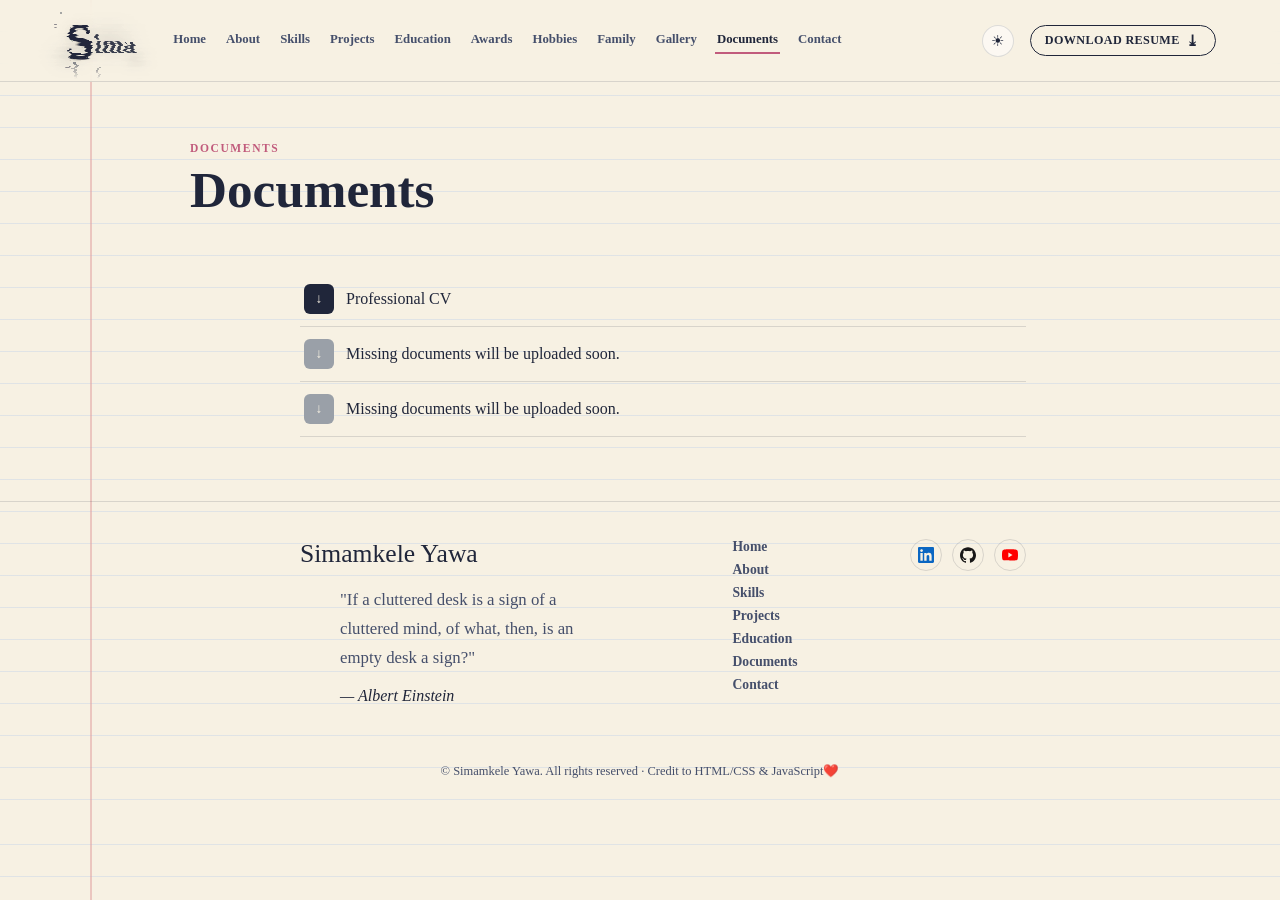
<file: documents.html>
<!DOCTYPE html>
<html lang="en" data-theme="light">
<head>
<meta charset="UTF-8">
<meta name="viewport" content="width=device-width, initial-scale=1.0">
<title>Sima &mdash; Documents</title>
<link rel="preconnect" href="https://fonts.googleapis.com">
<link href="https://fonts.googleapis.com/css2?family=Butcherman&family=Caveat:wght@500;600;700&family=Lora:ital,wght@0,400;0,600;1,400&family=Inter:wght@400;500;600;700&display=swap" rel="stylesheet">
<link rel="stylesheet" href="styles.css">
</head>
<body class="grain">

<div class="cursor"><div></div></div>
<svg width="0" height="0" style="position:absolute" aria-hidden="true">
  <filter id="inkBleed" x="-40%" y="-80%" width="180%" height="260%">
    <feTurbulence type="fractalNoise" baseFrequency="0.012 0.35" numOctaves="3" seed="7" result="noise"/>
    <feDisplacementMap in="SourceGraphic" in2="noise" scale="9" xChannelSelector="R" yChannelSelector="G"/>
  </filter>
</svg>

<nav class="topnav">
  <span class="brand"><a href="home.html"><span class="ink-splat s1"></span><span class="ink-splat s2"></span><span class="ink-splat s3"></span><span class="ink-drip d1"></span><span class="ink-drip d2"></span><span class="big-s">S</span><span class="rest">ima</span></a></span>
  <button class="burger" id="burgerBtn" aria-label="Toggle menu" aria-expanded="false">
    <span></span><span></span><span></span>
  </button>
  <div class="nav-links" id="navLinks">
  <a href="home.html">Home</a>
  <a href="about.html">About</a>
  <a href="skills.html">Skills</a>
  <a href="projects.html">Projects</a>
  <a href="education.html">Education</a>
  <a href="awards.html">Awards</a>
  <a href="hobbies.html">Hobbies</a>
  <a href="family.html">Family</a>
  <a href="gallery.html">Gallery</a>
  <a href="documents.html" class="active">Documents</a>
  <a href="contact.html">Contact</a>
  </div>
  <button class="theme-toggle" id="themeToggle" aria-label="Toggle light/dark theme">☀</button>
  <a href="#" class="dl" id="downloadBtn">Download resume</a>
</nav>

<header class="page-hero wrap">
  <p class="kicker">documents</p>
  <h1 class="page-title">Documents</h1>
</header>
<main class="wrap">
  <section>
    <ul class="doc-list">
      <li><span class="doc-icon">&darr;</span> <a href="#" id="resumeDocLink">Professional CV</a></li>
      <li><span class="doc-icon" style="background:#9aa0a8;">&darr;</span> <a href="#" >Missing documents will be uploaded soon.</a></li>
      <li><span class="doc-icon" style="background:#9aa0a8;">&darr;</span> <a href="#" >Missing documents will be uploaded soon.</a></li>
    </ul>
  </section>
</main>

<footer class="site-footer">
  <div class="wrap footer-inner">
    <div class="footer-brand">
      <span class="footer-sima">Simamkele Yawa</span>
      
      <p class="footer-tag">
              <blockquote>
                  <p>
                    "If a cluttered desk is a sign of a cluttered mind, of what, then, is an empty desk a sign?"
                  </p>
                  <cite>— Albert Einstein</cite>
              </blockquote>
          
              </p>    </div>
    <nav class="footer-links" aria-label="Footer navigation">
      <a href="home.html">Home</a>
      <a href="about.html">About</a>
      <a href="skills.html">Skills</a>
      <a href="projects.html">Projects</a>
      <a href="education.html">Education</a>
      <a href="documents.html">Documents</a>
      <a href="contact.html">Contact</a>
    </nav>
    <div class="footer-social">
      <a href="https://www.linkedin.com/in/simamkele-yawa/" target="_blank" rel="noopener" aria-label="LinkedIn">
        <svg viewBox="0 0 24 24" width="16" height="16" fill="#0A66C2"><path d="M20.447 20.452h-3.554v-5.569c0-1.328-.027-3.037-1.852-3.037-1.853 0-2.136 1.445-2.136 2.939v5.667H9.351V9h3.414v1.561h.046c.477-.9 1.637-1.85 3.37-1.85 3.601 0 4.267 2.37 4.267 5.455v6.286zM5.337 7.433c-1.144 0-2.063-.926-2.063-2.065 0-1.138.92-2.063 2.063-2.063 1.14 0 2.064.925 2.064 2.063 0 1.139-.925 2.065-2.064 2.065zm1.782 13.019H3.555V9h3.564v11.452zM22.225 0H1.771C.792 0 0 .774 0 1.729v20.542C0 23.227.792 24 1.771 24h20.451C23.2 24 24 23.227 24 22.271V1.729C24 .774 23.2 0 22.222 0h.003z"/></svg>
      </a>
      <a href="https://github.com/SIMAMKELE2001" target="_blank" rel="noopener" aria-label="GitHub">
        <svg viewBox="0 0 24 24" width="16" height="16" class="gh-icon" fill="#181717"><path d="M12 .297c-6.63 0-12 5.373-12 12 0 5.303 3.438 9.8 8.205 11.385.6.113.82-.258.82-.577 0-.285-.01-1.04-.015-2.04-3.338.724-4.042-1.61-4.042-1.61C4.422 18.07 3.633 17.7 3.633 17.7c-1.087-.744.084-.729.084-.729 1.205.084 1.838 1.236 1.838 1.236 1.07 1.835 2.809 1.305 3.495.998.108-.776.417-1.305.76-1.605-2.665-.3-5.466-1.332-5.466-5.93 0-1.31.465-2.38 1.235-3.22-.135-.303-.54-1.523.105-3.176 0 0 1.005-.322 3.3 1.23.96-.267 1.98-.399 3-.405 1.02.006 2.04.138 3 .405 2.28-1.552 3.285-1.23 3.285-1.23.645 1.653.24 2.873.12 3.176.765.84 1.23 1.91 1.23 3.22 0 4.61-2.805 5.625-5.475 5.92.42.36.81 1.096.81 2.22 0 1.606-.015 2.896-.015 3.286 0 .315.21.69.825.57C20.565 22.092 24 17.592 24 12.297c0-6.627-5.373-12-12-12"/></svg>
      </a>
      <a href="https://www.youtube.com/@HayiSukaLearn" target="_blank" rel="noopener" aria-label="YouTube">
        <svg viewBox="0 0 24 24" width="16" height="16" fill="#FF0000"><path d="M23.498 6.186a3.016 3.016 0 0 0-2.122-2.136C19.505 3.545 12 3.545 12 3.545s-7.505 0-9.377.505A3.017 3.017 0 0 0 .502 6.186C0 8.07 0 12 0 12s0 3.93.502 5.814a3.016 3.016 0 0 0 2.122 2.136c1.871.505 9.376.505 9.376.505s7.505 0 9.377-.505a3.015 3.015 0 0 0 2.122-2.136C24 15.93 24 12 24 12s0-3.93-.502-5.814zM9.545 15.568V8.432L15.818 12l-6.273 3.568z"/></svg>
      </a>
    </div>
  </div>
  <p class="footer-line">&copy; Simamkele Yawa. All rights reserved &middot; Credit to HTML/CSS & JavaScript❤️</p>
</footer>

<div id="printResume">
  <div class="pr-header">
    <h1>Simamkele Yawa</h1>
    <p class="pr-affil">East London, Eastern Cape &middot; <a href="https://github.com/SIMAMKELE2001">github.com</a> &middot; <a href="https://www.linkedin.com/in/simamkele-yawa">www.linkedin.com</a> &middot; <a href="https://simamkele2001.github.io/ProfessionalPortfolioCV/">www.myportfolio.com</a </p>
  </div>

  <h2>Professional Profile</h2>
  <p>
    I am an Advanced Diploma in ICT in Applications Development student and aspiring Software Engineer, with a growing focus on backend development, information systems, data, and software engineering. I have developed a foundation in Java, Spring Boot, and Python, while also gaining experience with databases, APIs, software architecture, and technologies such as JavaScript, TypeScript, React, Flutter, and Dart. My experience tutoring Java has also shaped how I learn and approach engineering, teaching me the importance of understanding concepts deeply enough to explain them clearly and help others grow in confidence.
Looking ahead, I want to become a software engineer who builds reliable, scalable, and meaningful systems that solve real-world problems. I am particularly interested in backend engineering, cloud computing, artificial intelligence, data-driven solutions, and AI-powered systems. Rather than simply collecting technologies, I want to understand problems first, systems second, and technology as the tool that connects the two. Beyond technology, I am passionate about teaching, reading, learning, communication, and personal growth, and I aim to continuously develop as an engineer, teacher, communicator, problem solver, and lifelong learner.

  </p>

  <h2>Education</h2>
  <div class="pr-item">
    <div class="pr-item-head"><strong>Advanced Diploma in ICT in Applications Development</strong><span>Current</span></div>
    <p><em>iYunivesithi Sisulu University</em> <br>
      <span style="font-weight: semi-bold;">Course Work: </span>software engineering principles, DSA, OOP and design patterns, information systems, database systems, and applied software development.</p>
  </div>

  <div class="pr-item">
    <div class="pr-item-head"><strong>Diploma in ICT in Applications Development</strong><span>Completed</span></div>
    <p><em>iYunivesithi Sisulu University</em></p>
  </div>

  <h2>Professional Experience</h2>
  <div class="pr-item">
    <div class="pr-item-head"><strong>Academic Assistant (Tutor)</strong><span>2024 &ndash; Present</span></div>
    <p><em>iYunivesithi Sisulu University</em> <br>
      Tutoring Areas:<ul><li>Technical Programming I</li> <li>Technical Programming II</li> <li>Development Software III</li></ul></p>
  </div>


  <h2>Technical Skills</h2>
  <div class="pr-skills">
    <div><strong>Programming</strong><span>Java, Python, JavaScript, TypeScript, HTML5, CSS3, Dart</span></div>
    <div><strong>Frameworks</strong><span>Spring Boot, FastAPI, SQLAlchemy, React, Tailwind CSS, shadcn/ui, Flutter</span></div>
    <div><strong>Databases</strong><span>Oracle Database, Oracle APEX, PostgreSQL</span></div>
    <div><strong>Tools &amp; Platforms</strong><span>Git, GitHub, Docker, VS Code, JetBrains, Linux/Bash</span></div>
  </div>

  <h2>Awards &amp; Achievements</h2>
  <ul>
    <li>FEBEIT Tutoring Certificate of Recognition &mdash; 2025</li>
    <li>FEBEIT Tutoring Certificate of Recognition &mdash; 2024</li>
    <li>Samsung Innovation Campus (Python &amp; AI) Graduate &mdash; 2024</li>
    <li>DIRISA Student Datathon Training &mdash; 2025</li>
    <li>FameLab (Talking Science) Certificate of Participation &mdash; 2026</li>
    <li>Eastern Cape Automotive &amp; eMobility Hackathon Participant &mdash; 2025</li>
  </ul>

  <h2>Selected Projects</h2>
  <ul>
    <li><strong>For my projects visit my portfolio: </strong> </li>
  </ul>
</div>

<script src="script.js"></script>
</body>
</html>
</file>
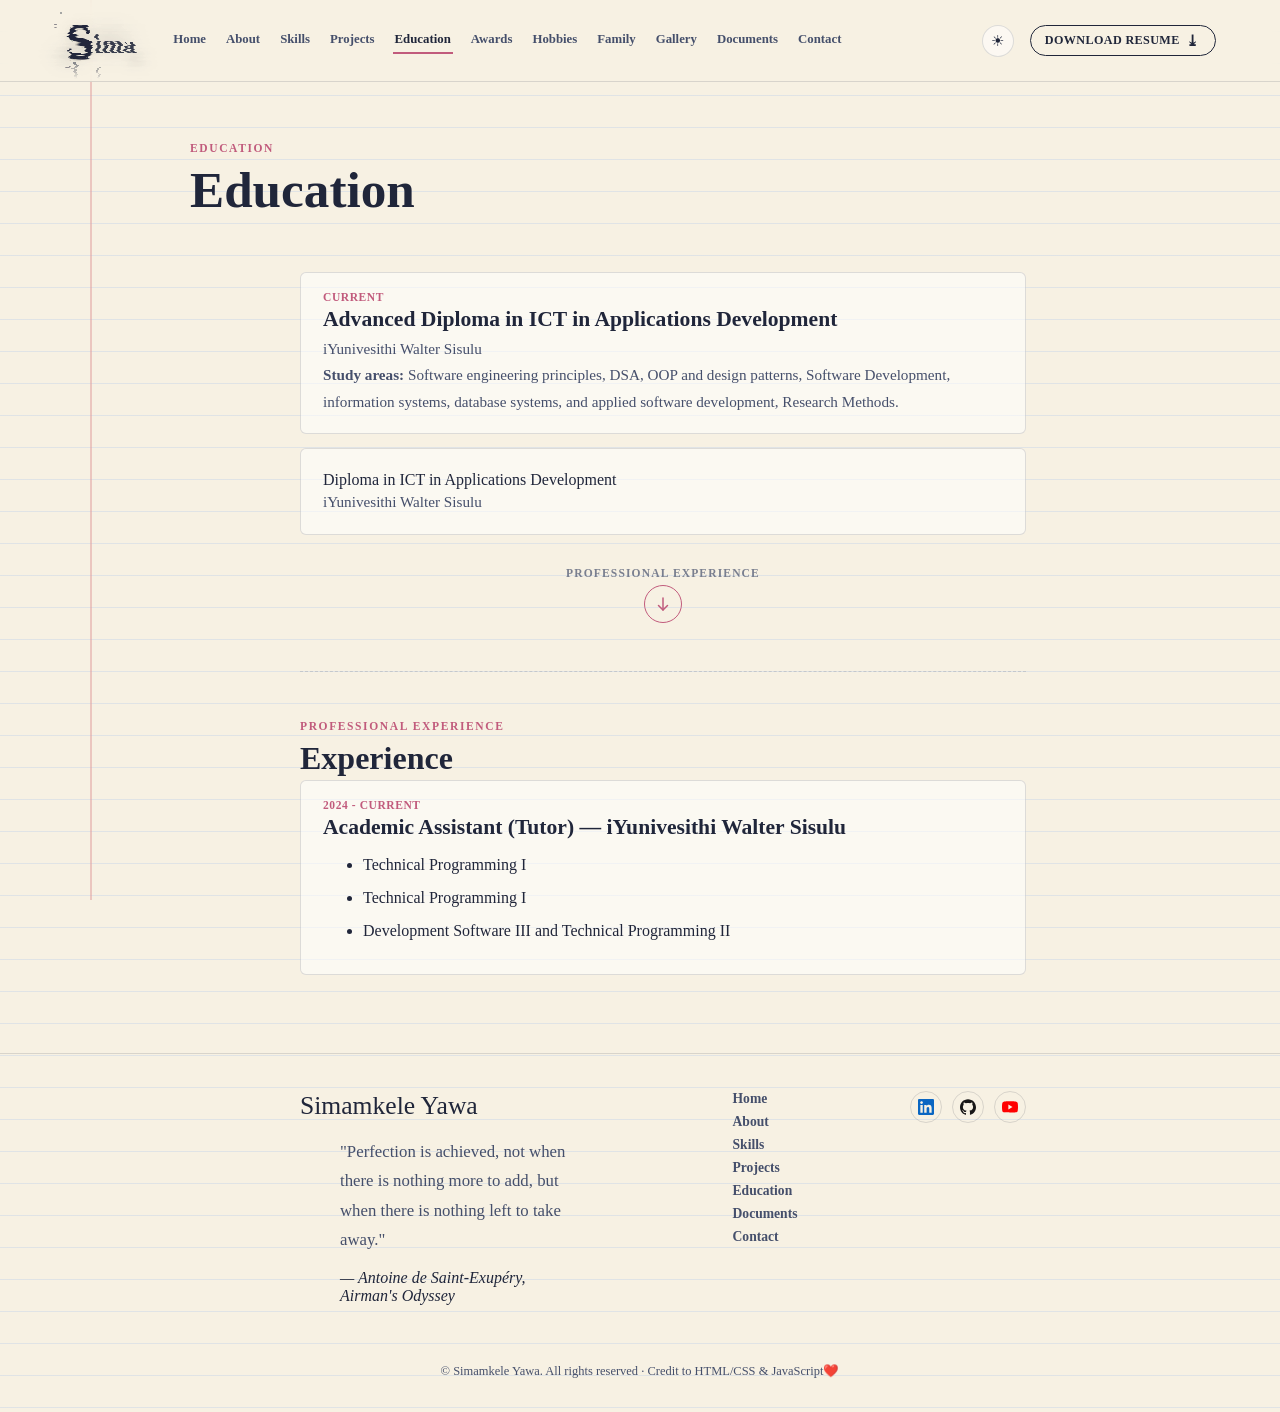
<file: education.html>
<!DOCTYPE html>
<html lang="en" data-theme="light">
<head>
<meta charset="UTF-8">
<meta name="viewport" content="width=device-width, initial-scale=1.0">
<title>Sima &mdash; Education</title>
<link rel="preconnect" href="https://fonts.googleapis.com">
<link href="https://fonts.googleapis.com/css2?family=Butcherman&family=Caveat:wght@500;600;700&family=Lora:ital,wght@0,400;0,600;1,400&family=Inter:wght@400;500;600;700&display=swap" rel="stylesheet">
<link rel="stylesheet" href="styles.css">
</head>
<body class="grain">

<div class="cursor"><div></div></div>
<svg width="0" height="0" style="position:absolute" aria-hidden="true">
  <filter id="inkBleed" x="-40%" y="-80%" width="180%" height="260%">
    <feTurbulence type="fractalNoise" baseFrequency="0.012 0.35" numOctaves="3" seed="7" result="noise"/>
    <feDisplacementMap in="SourceGraphic" in2="noise" scale="9" xChannelSelector="R" yChannelSelector="G"/>
  </filter>
</svg>

<nav class="topnav">
  <span class="brand"><a href="home.html"><span class="ink-splat s1"></span><span class="ink-splat s2"></span><span class="ink-splat s3"></span><span class="ink-drip d1"></span><span class="ink-drip d2"></span><span class="big-s">S</span><span class="rest">ima</span></a></span>
  <button class="burger" id="burgerBtn" aria-label="Toggle menu" aria-expanded="false">
    <span></span><span></span><span></span>
  </button>
  <div class="nav-links" id="navLinks">
  <a href="home.html">Home</a>
  <a href="about.html">About</a>
  <a href="skills.html">Skills</a>
  <a href="projects.html">Projects</a>
  <a href="education.html" class="active">Education</a>
  <a href="awards.html">Awards</a>
  <a href="hobbies.html">Hobbies</a>
  <a href="family.html">Family</a>
  <a href="gallery.html">Gallery</a>
  <a href="documents.html">Documents</a>
  <a href="contact.html">Contact</a>
  </div>
  <button class="theme-toggle" id="themeToggle" aria-label="Toggle light/dark theme">☀</button>
  <a href="#" class="dl" id="downloadBtn">Download resume</a>
</nav>

<header class="page-hero wrap">
  <p class="kicker">education</p>
  <h1 class="page-title">Education</h1>
</header>
<main class="wrap">
  <section id="education-section">
    <div class="card">
      <span class="meta">Current</span>
      <h3>Advanced Diploma in ICT in Applications Development</h3>
      <p style="margin-bottom:0;">iYunivesithi Walter Sisulu <br>
        <span style="font-weight: bold;">Study areas: </span> Software engineering principles, DSA, OOP and design patterns, Software Development, information systems, database systems, and applied software development, Research Methods.</p>
    </div>

    <div class="card">
      <span class="meta"></span>
      <h3></h3>Diploma in ICT in Applications Development</h3>
      <p class="edit-me" style="margin-bottom:0;">iYunivesithi Walter Sisulu</p>
    </div>
    <a href="#experience-section" class="jump-arrow" aria-label="Jump to experience">
      <span class="jump-label">Professional Experience</span>
      <span class="jump-circle">
        <svg viewBox="0 0 24 24" width="18" height="18" fill="none" stroke="currentColor" stroke-width="2" stroke-linecap="round" stroke-linejoin="round"><path d="M12 4v16"/><path d="M6 14l6 6 6-6"/></svg>
      </span>
    </a>
  </section>

  <section id="experience-section">
    <p class="kicker">professional experience</p>
    <h2 style="font-size:2rem;">Experience</h2>
    <div class="card">
      <span class="meta">2024 - Current</span>
      <h3>Academic Assistant (Tutor) &mdash; iYunivesithi Walter Sisulu</h3>
      <p style="margin-bottom:0;">
        <ul style=" display: flex;
        flex-direction: column;
        row-gap: 15px;">
           <li>Technical Programming I</li>
           <li>Technical Programming I</li>
           <li>Development Software III and Technical Programming II</li>
        </ul></p>
    </div>
    
  </section>
</main>

<footer class="site-footer">
  <div class="wrap footer-inner">
    <div class="footer-brand">
      <span class="footer-sima">Simamkele Yawa</span>
      <p class="footer-tag">
        <blockquote>
            <p>
                "Perfection is achieved, not when there is nothing more to add,
                but when there is nothing left to take away."
            </p>
            <cite>— Antoine de Saint-Exupéry, <em>Airman's Odyssey</em></cite>
        </blockquote>
    
        </p>
    </div>
    <nav class="footer-links" aria-label="Footer navigation">
      <a href="home.html">Home</a>
      <a href="about.html">About</a>
      <a href="skills.html">Skills</a>
      <a href="projects.html">Projects</a>
      <a href="education.html">Education</a>
      <a href="documents.html">Documents</a>
      <a href="contact.html">Contact</a>
    </nav>
    <div class="footer-social">
      <a href="https://www.linkedin.com/in/simamkele-yawa/" target="_blank" rel="noopener" aria-label="LinkedIn">
        <svg viewBox="0 0 24 24" width="16" height="16" fill="#0A66C2"><path d="M20.447 20.452h-3.554v-5.569c0-1.328-.027-3.037-1.852-3.037-1.853 0-2.136 1.445-2.136 2.939v5.667H9.351V9h3.414v1.561h.046c.477-.9 1.637-1.85 3.37-1.85 3.601 0 4.267 2.37 4.267 5.455v6.286zM5.337 7.433c-1.144 0-2.063-.926-2.063-2.065 0-1.138.92-2.063 2.063-2.063 1.14 0 2.064.925 2.064 2.063 0 1.139-.925 2.065-2.064 2.065zm1.782 13.019H3.555V9h3.564v11.452zM22.225 0H1.771C.792 0 0 .774 0 1.729v20.542C0 23.227.792 24 1.771 24h20.451C23.2 24 24 23.227 24 22.271V1.729C24 .774 23.2 0 22.222 0h.003z"/></svg>
      </a>
      <a href="https://github.com/SIMAMKELE2001" target="_blank" rel="noopener" aria-label="GitHub">
        <svg viewBox="0 0 24 24" width="16" height="16" class="gh-icon" fill="#181717"><path d="M12 .297c-6.63 0-12 5.373-12 12 0 5.303 3.438 9.8 8.205 11.385.6.113.82-.258.82-.577 0-.285-.01-1.04-.015-2.04-3.338.724-4.042-1.61-4.042-1.61C4.422 18.07 3.633 17.7 3.633 17.7c-1.087-.744.084-.729.084-.729 1.205.084 1.838 1.236 1.838 1.236 1.07 1.835 2.809 1.305 3.495.998.108-.776.417-1.305.76-1.605-2.665-.3-5.466-1.332-5.466-5.93 0-1.31.465-2.38 1.235-3.22-.135-.303-.54-1.523.105-3.176 0 0 1.005-.322 3.3 1.23.96-.267 1.98-.399 3-.405 1.02.006 2.04.138 3 .405 2.28-1.552 3.285-1.23 3.285-1.23.645 1.653.24 2.873.12 3.176.765.84 1.23 1.91 1.23 3.22 0 4.61-2.805 5.625-5.475 5.92.42.36.81 1.096.81 2.22 0 1.606-.015 2.896-.015 3.286 0 .315.21.69.825.57C20.565 22.092 24 17.592 24 12.297c0-6.627-5.373-12-12-12"/></svg>
      </a>
      <a href="https://www.youtube.com/@HayiSukaLearn" target="_blank" rel="noopener" aria-label="YouTube">
        <svg viewBox="0 0 24 24" width="16" height="16" fill="#FF0000"><path d="M23.498 6.186a3.016 3.016 0 0 0-2.122-2.136C19.505 3.545 12 3.545 12 3.545s-7.505 0-9.377.505A3.017 3.017 0 0 0 .502 6.186C0 8.07 0 12 0 12s0 3.93.502 5.814a3.016 3.016 0 0 0 2.122 2.136c1.871.505 9.376.505 9.376.505s7.505 0 9.377-.505a3.015 3.015 0 0 0 2.122-2.136C24 15.93 24 12 24 12s0-3.93-.502-5.814zM9.545 15.568V8.432L15.818 12l-6.273 3.568z"/></svg>
      </a>
    </div>
  </div>
  <p class="footer-line">&copy; Simamkele Yawa. All rights reserved &middot; Credit to HTML/CSS & JavaScript❤️</p>
</footer>

<div id="printResume">
  <div class="pr-header">
    <h1>Simamkele Yawa</h1>
    <p class="pr-affil">East London, Eastern Cape &middot; <a href="https://github.com/SIMAMKELE2001">github.com</a> &middot; <a href="https://www.linkedin.com/in/simamkele-yawa">www.linkedin.com</a> &middot; <a href="https://simamkele2001.github.io/ProfessionalPortfolioCV/">www.myportfolio.com</a </p>
  </div>

  <h2>Professional Profile</h2>
  <p>
    I am an Advanced Diploma in ICT in Applications Development student and aspiring Software Engineer, with a growing focus on backend development, information systems, data, and software engineering. I have developed a foundation in Java, Spring Boot, and Python, while also gaining experience with databases, APIs, software architecture, and technologies such as JavaScript, TypeScript, React, Flutter, and Dart. My experience tutoring Java has also shaped how I learn and approach engineering, teaching me the importance of understanding concepts deeply enough to explain them clearly and help others grow in confidence.
Looking ahead, I want to become a software engineer who builds reliable, scalable, and meaningful systems that solve real-world problems. I am particularly interested in backend engineering, cloud computing, artificial intelligence, data-driven solutions, and AI-powered systems. Rather than simply collecting technologies, I want to understand problems first, systems second, and technology as the tool that connects the two. Beyond technology, I am passionate about teaching, reading, learning, communication, and personal growth, and I aim to continuously develop as an engineer, teacher, communicator, problem solver, and lifelong learner.

  </p>

  <h2>Education</h2>
  <div class="pr-item">
    <div class="pr-item-head"><strong>Advanced Diploma in ICT in Applications Development</strong><span>Current</span></div>
    <p><em>iYunivesithi Sisulu University</em> <br>
      <span style="font-weight: semi-bold;">Course Work: </span>software engineering principles, DSA, OOP and design patterns, information systems, database systems, and applied software development.</p>
  </div>

  <div class="pr-item">
    <div class="pr-item-head"><strong>Diploma in ICT in Applications Development</strong><span>Completed</span></div>
    <p><em>iYunivesithi Sisulu University</em></p>
  </div>

  <h2>Professional Experience</h2>
  <div class="pr-item">
    <div class="pr-item-head"><strong>Academic Assistant (Tutor)</strong><span>2024 &ndash; Present</span></div>
    <p><em>iYunivesithi Sisulu University</em> <br>
      Tutoring Areas:<ul><li>Technical Programming I</li> <li>Technical Programming II</li> <li>Development Software III</li></ul></p>
  </div>


  <h2>Technical Skills</h2>
  <div class="pr-skills">
    <div><strong>Programming</strong><span>Java, Python, JavaScript, TypeScript, HTML5, CSS3, Dart</span></div>
    <div><strong>Frameworks</strong><span>Spring Boot, FastAPI, SQLAlchemy, React, Tailwind CSS, shadcn/ui, Flutter</span></div>
    <div><strong>Databases</strong><span>Oracle Database, Oracle APEX, PostgreSQL</span></div>
    <div><strong>Tools &amp; Platforms</strong><span>Git, GitHub, Docker, VS Code, JetBrains, Linux/Bash</span></div>
  </div>

  <h2>Awards &amp; Achievements</h2>
  <ul>
    <li>FEBEIT Tutoring Certificate of Recognition &mdash; 2025</li>
    <li>FEBEIT Tutoring Certificate of Recognition &mdash; 2024</li>
    <li>Samsung Innovation Campus (Python &amp; AI) Graduate &mdash; 2024</li>
    <li>DIRISA Student Datathon Training &mdash; 2025</li>
    <li>FameLab (Talking Science) Certificate of Participation &mdash; 2026</li>
    <li>Eastern Cape Automotive &amp; eMobility Hackathon Participant &mdash; 2025</li>
  </ul>

  <h2>Selected Projects</h2>
  <ul>
    <li><strong>For my projects visit my portfolio: </strong> </li>
  </ul>
</div>
<script src="script.js"></script>
</body>
</html>
</file>
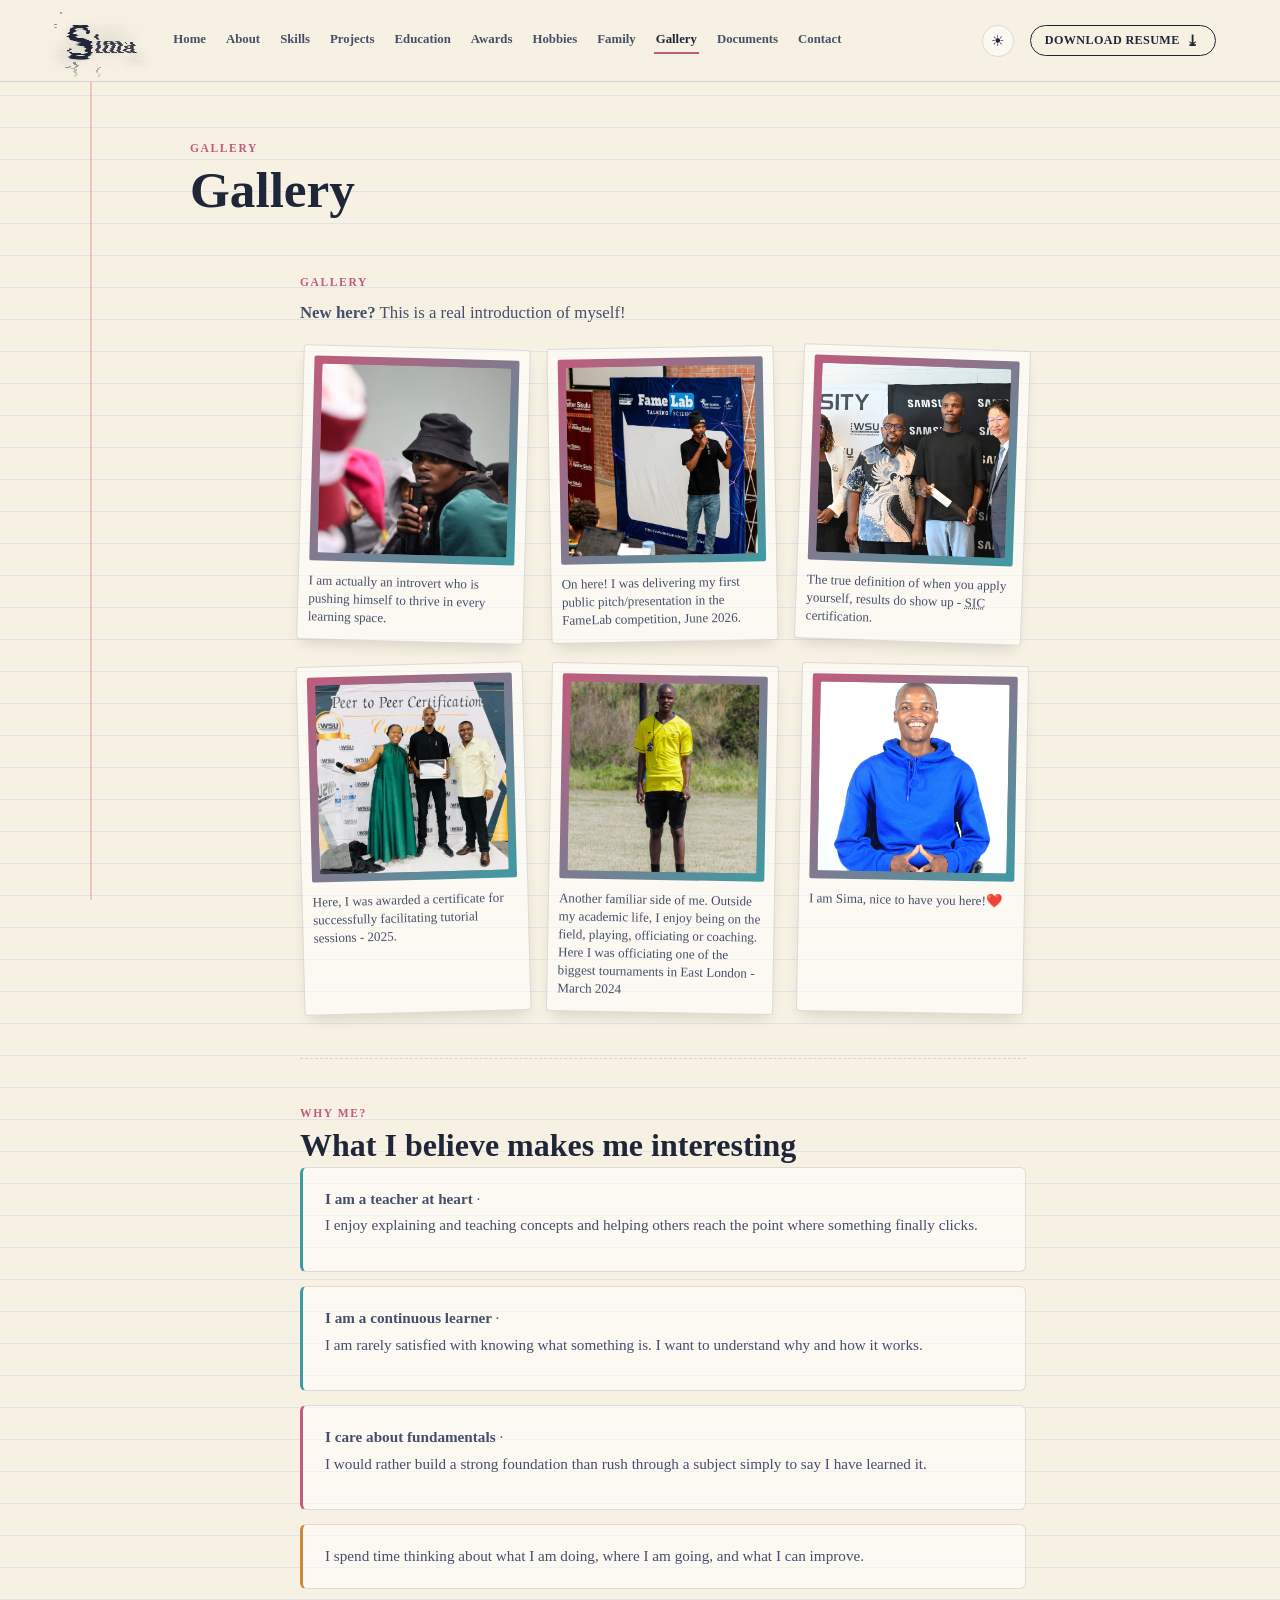
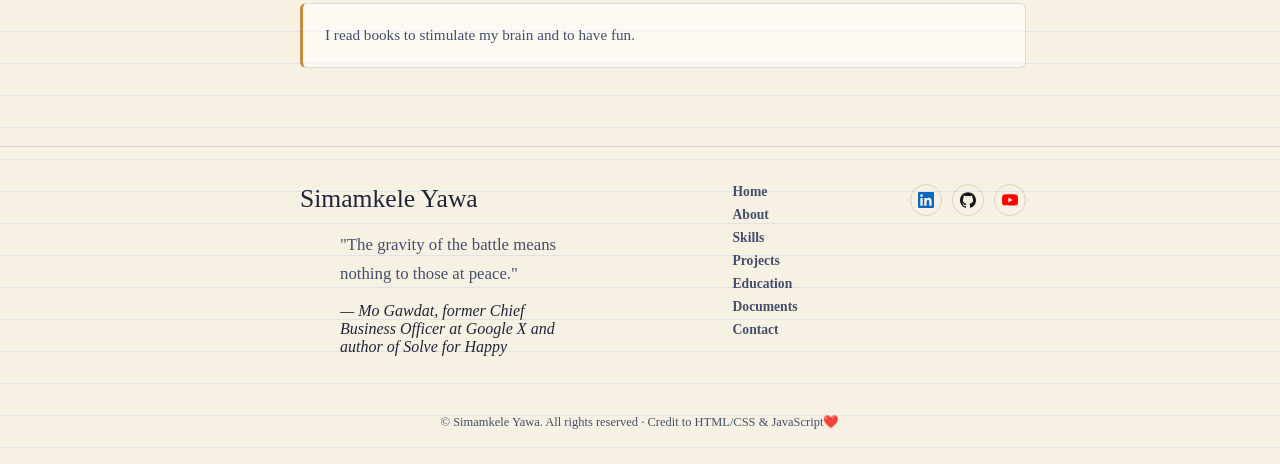
<file: gallery.html>
<!DOCTYPE html>
<html lang="en" data-theme="light">
<head>
<meta charset="UTF-8">
<meta name="viewport" content="width=device-width, initial-scale=1.0">
<title>Sima &mdash; Gallery</title>
<link rel="preconnect" href="https://fonts.googleapis.com">
<link href="https://fonts.googleapis.com/css2?family=Butcherman&family=Caveat:wght@500;600;700&family=Lora:ital,wght@0,400;0,600;1,400&family=Inter:wght@400;500;600;700&display=swap" rel="stylesheet">
<link rel="stylesheet" href="styles.css">
</head>
<body class="grain">

<div class="cursor"><div></div></div>
<svg width="0" height="0" style="position:absolute" aria-hidden="true">
  <filter id="inkBleed" x="-40%" y="-80%" width="180%" height="260%">
    <feTurbulence type="fractalNoise" baseFrequency="0.012 0.35" numOctaves="3" seed="7" result="noise"/>
    <feDisplacementMap in="SourceGraphic" in2="noise" scale="9" xChannelSelector="R" yChannelSelector="G"/>
  </filter>
</svg>

<nav class="topnav">
  <span class="brand"><a href="home.html"><span class="ink-splat s1"></span><span class="ink-splat s2"></span><span class="ink-splat s3"></span><span class="ink-drip d1"></span><span class="ink-drip d2"></span><span class="big-s">S</span><span class="rest">ima</span></a></span>
  <button class="burger" id="burgerBtn" aria-label="Toggle menu" aria-expanded="false">
    <span></span><span></span><span></span>
  </button>
  <div class="nav-links" id="navLinks">
  <a href="home.html">Home</a>
  <a href="about.html">About</a>
  <a href="skills.html">Skills</a>
  <a href="projects.html">Projects</a>
  <a href="education.html">Education</a>
  <a href="awards.html">Awards</a>
  <a href="hobbies.html">Hobbies</a>
  <a href="family.html">Family</a>
  <a href="gallery.html" class="active">Gallery</a>
  <a href="documents.html">Documents</a>
  <a href="contact.html">Contact</a>
  </div>
  <button class="theme-toggle" id="themeToggle" aria-label="Toggle light/dark theme">☀</button>
  <a href="#" class="dl" id="downloadBtn">Download resume</a>
</nav>

<header class="page-hero wrap">
  <p class="kicker">gallery</p>
  <h1 class="page-title">Gallery</h1>
</header>
<main class="wrap">
  <section>
    <p class="kicker">gallery</p>
    <p  style="max-width:520px;"><span style="font-weight: bold;">New here?</span> This is a real introduction of myself!</p>
    <div class="polaroid-grid">
      
      <figure class="polaroid p2">
        <div class="photo-box"><img src="images/sima.jpg" alt="Simamkele Yawa Introvert Image"></div>
        <figcaption><span >I am actually an introvert who is pushing himself to thrive in every learning space.</span></figcaption>
      </figure>
      <figure class="polaroid p3">
        <div class="photo-box"><img src="images/SimamkeleYawaPitching.jpeg" alt="Simamkele Yawa Pitching Image"></div>
        <figcaption><span >On here! I was delivering my first public pitch/presentation in the FameLab competition, June 2026.</span></figcaption>
      </figure>
      <figure class="polaroid p4">
        <div class="photo-box"><img src="images/SimaSIC.jpg" alt="Simamkele Yawa SIC"></div>
        <figcaption><span>The true definition of when you apply yourself, results do show up - <abbr title="Samsung Innovation Campus">SIC</abbr> certification.</span></figcaption>
      </figure>
      <figure class="polaroid p5">
        <div class="photo-box"><img src="images/SimaTutor.jpg" alt="Simamkele Yawa"></div>
        <figcaption><span >Here, I was awarded a certificate for successfully facilitating tutorial sessions - 2025.</span></figcaption>
      </figure>
      <figure class="polaroid p6">
        <div class="photo-box"><img src="images/IMG_0191.jpg" alt="Simamkele Yawa"></div>
        <figcaption><span>Another familiar side of me. Outside my academic life, I enjoy being on the field, playing, officiating or coaching. Here I was officiating one of the biggest tournaments in East London - March 2024</span></figcaption>
      </figure>
      <figure class="polaroid p6">
        <div class="photo-box"><img src="images/SimamkeleYawa.jpg" alt="Simamkele Yawa"></div>
        <figcaption><span >I am Sima, nice to have you here!❤️</span></figcaption>
      </figure>
    </div>
  </section>
  <section>
    <p class="kicker">why me?</p>
    <h2 style="font-size:2rem;">What I believe makes me interesting</h2>
    <div class="card tint-teal">
      <p><span style="font-weight: bolder;"> I am a teacher at heart </span> &middot; <br>
         I enjoy explaining and teaching concepts and helping others reach the point where something finally clicks.</p>
    </div>
    <div class="card tint-teal">
      <p><span style="font-weight: bolder;"> I am a continuous learner </span> &middot; <br>
        I am rarely satisfied with knowing what something is. I want to understand why and how it works.</p>
    </div>
    <div class="card tint-pink">
      <p><span style="font-weight: bolder;"> I care about fundamentals </span> &middot; <br>
         I would rather build a strong foundation than rush through a subject simply to say I have learned it.
      </p>
    </div>
    <div class="card tint-peach">
      <p style="margin-bottom:0;">I spend time thinking about what I am doing, where I am going, and what I can improve.
      </p>
    </div>
    <div class="card tint-peach">
      <p style="margin-bottom:0;">I read books to stimulate my brain and to have fun.</p>
    </div>
  </section>
  
</main>

<footer class="site-footer">
  <div class="wrap footer-inner">
    <div class="footer-brand">
      <span class="footer-sima">Simamkele Yawa</span>
      <p class="footer-tag">
        <blockquote>
            <p>
                "The gravity of the battle means nothing to those at peace."
            </p>
        
            <cite>
                — Mo Gawdat, former Chief Business Officer at Google X and author of
                <em>Solve for Happy</em>
            </cite>
        </blockquote>
       
        </p>
    </div>
    <nav class="footer-links" aria-label="Footer navigation">
      <a href="home.html">Home</a>
      <a href="about.html">About</a>
      <a href="skills.html">Skills</a>
      <a href="projects.html">Projects</a>
      <a href="education.html">Education</a>
      <a href="documents.html">Documents</a>
      <a href="contact.html">Contact</a>
    </nav>
    <div class="footer-social">
      <a href="https://www.linkedin.com/in/simamkele-yawa/" target="_blank" rel="noopener" aria-label="LinkedIn">
        <svg viewBox="0 0 24 24" width="16" height="16" fill="#0A66C2"><path d="M20.447 20.452h-3.554v-5.569c0-1.328-.027-3.037-1.852-3.037-1.853 0-2.136 1.445-2.136 2.939v5.667H9.351V9h3.414v1.561h.046c.477-.9 1.637-1.85 3.37-1.85 3.601 0 4.267 2.37 4.267 5.455v6.286zM5.337 7.433c-1.144 0-2.063-.926-2.063-2.065 0-1.138.92-2.063 2.063-2.063 1.14 0 2.064.925 2.064 2.063 0 1.139-.925 2.065-2.064 2.065zm1.782 13.019H3.555V9h3.564v11.452zM22.225 0H1.771C.792 0 0 .774 0 1.729v20.542C0 23.227.792 24 1.771 24h20.451C23.2 24 24 23.227 24 22.271V1.729C24 .774 23.2 0 22.222 0h.003z"/></svg>
      </a>
      <a href="https://github.com/SIMAMKELE2001" target="_blank" rel="noopener" aria-label="GitHub">
        <svg viewBox="0 0 24 24" width="16" height="16" class="gh-icon" fill="#181717"><path d="M12 .297c-6.63 0-12 5.373-12 12 0 5.303 3.438 9.8 8.205 11.385.6.113.82-.258.82-.577 0-.285-.01-1.04-.015-2.04-3.338.724-4.042-1.61-4.042-1.61C4.422 18.07 3.633 17.7 3.633 17.7c-1.087-.744.084-.729.084-.729 1.205.084 1.838 1.236 1.838 1.236 1.07 1.835 2.809 1.305 3.495.998.108-.776.417-1.305.76-1.605-2.665-.3-5.466-1.332-5.466-5.93 0-1.31.465-2.38 1.235-3.22-.135-.303-.54-1.523.105-3.176 0 0 1.005-.322 3.3 1.23.96-.267 1.98-.399 3-.405 1.02.006 2.04.138 3 .405 2.28-1.552 3.285-1.23 3.285-1.23.645 1.653.24 2.873.12 3.176.765.84 1.23 1.91 1.23 3.22 0 4.61-2.805 5.625-5.475 5.92.42.36.81 1.096.81 2.22 0 1.606-.015 2.896-.015 3.286 0 .315.21.69.825.57C20.565 22.092 24 17.592 24 12.297c0-6.627-5.373-12-12-12"/></svg>
      </a>
      <a href="https://www.youtube.com/@HayiSukaLearn" target="_blank" rel="noopener" aria-label="YouTube">
        <svg viewBox="0 0 24 24" width="16" height="16" fill="#FF0000"><path d="M23.498 6.186a3.016 3.016 0 0 0-2.122-2.136C19.505 3.545 12 3.545 12 3.545s-7.505 0-9.377.505A3.017 3.017 0 0 0 .502 6.186C0 8.07 0 12 0 12s0 3.93.502 5.814a3.016 3.016 0 0 0 2.122 2.136c1.871.505 9.376.505 9.376.505s7.505 0 9.377-.505a3.015 3.015 0 0 0 2.122-2.136C24 15.93 24 12 24 12s0-3.93-.502-5.814zM9.545 15.568V8.432L15.818 12l-6.273 3.568z"/></svg>
      </a>
    </div>
  </div>
  <p class="footer-line">&copy; Simamkele Yawa. All rights reserved &middot; Credit to HTML/CSS & JavaScript❤️</p>
</footer>

<div id="printResume">
  <div class="pr-header">
    <h1>Simamkele Yawa</h1>
    <p class="pr-affil">East London, Eastern Cape &middot; <a href="https://github.com/SIMAMKELE2001">github.com</a> &middot; <a href="https://www.linkedin.com/in/simamkele-yawa">www.linkedin.com</a> &middot; <a href="https://simamkele2001.github.io/ProfessionalPortfolioCV/">www.myportfolio.com</a </p>
  </div>

  <h2>Professional Profile</h2>
  <p>
    I am an Advanced Diploma in ICT in Applications Development student and aspiring Software Engineer, with a growing focus on backend development, information systems, data, and software engineering. I have developed a foundation in Java, Spring Boot, and Python, while also gaining experience with databases, APIs, software architecture, and technologies such as JavaScript, TypeScript, React, Flutter, and Dart. My experience tutoring Java has also shaped how I learn and approach engineering, teaching me the importance of understanding concepts deeply enough to explain them clearly and help others grow in confidence.
Looking ahead, I want to become a software engineer who builds reliable, scalable, and meaningful systems that solve real-world problems. I am particularly interested in backend engineering, cloud computing, artificial intelligence, data-driven solutions, and AI-powered systems. Rather than simply collecting technologies, I want to understand problems first, systems second, and technology as the tool that connects the two. Beyond technology, I am passionate about teaching, reading, learning, communication, and personal growth, and I aim to continuously develop as an engineer, teacher, communicator, problem solver, and lifelong learner.

  </p>

  <h2>Education</h2>
  <div class="pr-item">
    <div class="pr-item-head"><strong>Advanced Diploma in ICT in Applications Development</strong><span>Current</span></div>
    <p><em>iYunivesithi Sisulu University</em> <br>
      <span style="font-weight: semi-bold;">Course Work: </span>software engineering principles, DSA, OOP and design patterns, information systems, database systems, and applied software development.</p>
  </div>

  <div class="pr-item">
    <div class="pr-item-head"><strong>Diploma in ICT in Applications Development</strong><span>Completed</span></div>
    <p><em>iYunivesithi Sisulu University</em></p>
  </div>

  <h2>Professional Experience</h2>
  <div class="pr-item">
    <div class="pr-item-head"><strong>Academic Assistant (Tutor)</strong><span>2024 &ndash; Present</span></div>
    <p><em>iYunivesithi Sisulu University</em> <br>
      Tutoring Areas:<ul><li>Technical Programming I</li> <li>Technical Programming II</li> <li>Development Software III</li></ul></p>
  </div>


  <h2>Technical Skills</h2>
  <div class="pr-skills">
    <div><strong>Programming</strong><span>Java, Python, JavaScript, TypeScript, HTML5, CSS3, Dart</span></div>
    <div><strong>Frameworks</strong><span>Spring Boot, FastAPI, SQLAlchemy, React, Tailwind CSS, shadcn/ui, Flutter</span></div>
    <div><strong>Databases</strong><span>Oracle Database, Oracle APEX, PostgreSQL</span></div>
    <div><strong>Tools &amp; Platforms</strong><span>Git, GitHub, Docker, VS Code, JetBrains, Linux/Bash</span></div>
  </div>

  <h2>Awards &amp; Achievements</h2>
  <ul>
    <li>FEBEIT Tutoring Certificate of Recognition &mdash; 2025</li>
    <li>FEBEIT Tutoring Certificate of Recognition &mdash; 2024</li>
    <li>Samsung Innovation Campus (Python &amp; AI) Graduate &mdash; 2024</li>
    <li>DIRISA Student Datathon Training &mdash; 2025</li>
    <li>FameLab (Talking Science) Certificate of Participation &mdash; 2026</li>
    <li>Eastern Cape Automotive &amp; eMobility Hackathon Participant &mdash; 2025</li>
  </ul>

  <h2>Selected Projects</h2>
  <ul>
    <li><strong>For my projects visit my portfolio: </strong> </li>
  </ul>
</div>
<script src="script.js"></script>
</body>
</html>
</file>
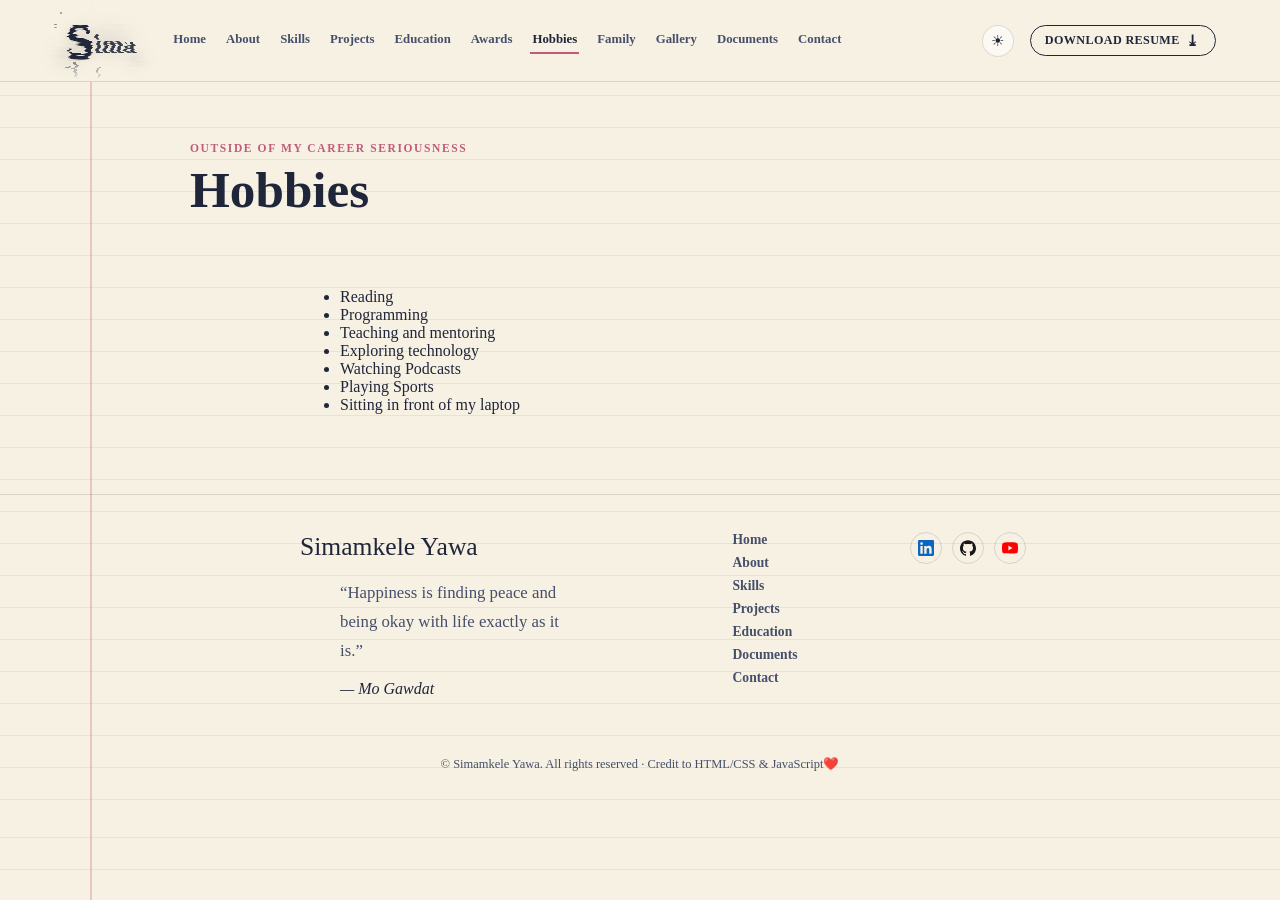
<file: hobbies.html>
<!DOCTYPE html>
<html lang="en" data-theme="light">
<head>
<meta charset="UTF-8">
<meta name="viewport" content="width=device-width, initial-scale=1.0">
<title>Sima &mdash; Hobbies</title>
<link rel="preconnect" href="https://fonts.googleapis.com">
<link href="https://fonts.googleapis.com/css2?family=Butcherman&family=Caveat:wght@500;600;700&family=Lora:ital,wght@0,400;0,600;1,400&family=Inter:wght@400;500;600;700&display=swap" rel="stylesheet">
<link rel="stylesheet" href="styles.css">
</head>
<body class="grain">

<div class="cursor"><div></div></div>
<svg width="0" height="0" style="position:absolute" aria-hidden="true">
  <filter id="inkBleed" x="-40%" y="-80%" width="180%" height="260%">
    <feTurbulence type="fractalNoise" baseFrequency="0.012 0.35" numOctaves="3" seed="7" result="noise"/>
    <feDisplacementMap in="SourceGraphic" in2="noise" scale="9" xChannelSelector="R" yChannelSelector="G"/>
  </filter>
</svg>

<nav class="topnav">
  <span class="brand"><a href="home.html"><span class="ink-splat s1"></span><span class="ink-splat s2"></span><span class="ink-splat s3"></span><span class="ink-drip d1"></span><span class="ink-drip d2"></span><span class="big-s">S</span><span class="rest">ima</span></a></span>
  <button class="burger" id="burgerBtn" aria-label="Toggle menu" aria-expanded="false">
    <span></span><span></span><span></span>
  </button>
  <div class="nav-links" id="navLinks">
  <a href="home.html">Home</a>
  <a href="about.html">About</a>
  <a href="skills.html">Skills</a>
  <a href="projects.html">Projects</a>
  <a href="education.html">Education</a>
  <a href="awards.html">Awards</a>
  <a href="hobbies.html" class="active">Hobbies</a>
  <a href="family.html">Family</a>
  <a href="gallery.html">Gallery</a>
  <a href="documents.html">Documents</a>
  <a href="contact.html">Contact</a>
  </div>
  <button class="theme-toggle" id="themeToggle" aria-label="Toggle light/dark theme">☀</button>
  <a href="#" class="dl" id="downloadBtn">Download resume</a>
</nav>

<header class="page-hero wrap">
  <p class="kicker">outside of my career seriousness</p>
  <h1 class="page-title">Hobbies</h1>
</header>
<main class="wrap">
  <section>
    <ul>
      <li>Reading</li>
      <li>Programming</li>
      <li>Teaching and mentoring</li>
      <li>Exploring technology</li>
      <li>Watching Podcasts</li>
      <li>Playing Sports</li>
      <li>Sitting in front of my laptop</li>
    </ul>
  </section>
</main>



<footer class="site-footer">
  <div class="wrap footer-inner">
    <div class="footer-brand">
      <span class="footer-sima">Simamkele Yawa</span>
      <blockquote>
        <p>
            “Happiness is finding peace and being okay with life exactly as it is.”
        </p>
        <cite>— Mo Gawdat</cite>
    </blockquote>    </div>
    <nav class="footer-links" aria-label="Footer navigation">
      <a href="home.html">Home</a>
      <a href="about.html">About</a>
      <a href="skills.html">Skills</a>
      <a href="projects.html">Projects</a>
      <a href="education.html">Education</a>
      <a href="documents.html">Documents</a>
      <a href="contact.html">Contact</a>
    </nav>
    <div class="footer-social">
      <a href="https://www.linkedin.com/in/simamkele-yawa/" target="_blank" rel="noopener" aria-label="LinkedIn">
        <svg viewBox="0 0 24 24" width="16" height="16" fill="#0A66C2"><path d="M20.447 20.452h-3.554v-5.569c0-1.328-.027-3.037-1.852-3.037-1.853 0-2.136 1.445-2.136 2.939v5.667H9.351V9h3.414v1.561h.046c.477-.9 1.637-1.85 3.37-1.85 3.601 0 4.267 2.37 4.267 5.455v6.286zM5.337 7.433c-1.144 0-2.063-.926-2.063-2.065 0-1.138.92-2.063 2.063-2.063 1.14 0 2.064.925 2.064 2.063 0 1.139-.925 2.065-2.064 2.065zm1.782 13.019H3.555V9h3.564v11.452zM22.225 0H1.771C.792 0 0 .774 0 1.729v20.542C0 23.227.792 24 1.771 24h20.451C23.2 24 24 23.227 24 22.271V1.729C24 .774 23.2 0 22.222 0h.003z"/></svg>
      </a>
      <a href="https://github.com/SIMAMKELE2001" target="_blank" rel="noopener" aria-label="GitHub">
        <svg viewBox="0 0 24 24" width="16" height="16" class="gh-icon" fill="#181717"><path d="M12 .297c-6.63 0-12 5.373-12 12 0 5.303 3.438 9.8 8.205 11.385.6.113.82-.258.82-.577 0-.285-.01-1.04-.015-2.04-3.338.724-4.042-1.61-4.042-1.61C4.422 18.07 3.633 17.7 3.633 17.7c-1.087-.744.084-.729.084-.729 1.205.084 1.838 1.236 1.838 1.236 1.07 1.835 2.809 1.305 3.495.998.108-.776.417-1.305.76-1.605-2.665-.3-5.466-1.332-5.466-5.93 0-1.31.465-2.38 1.235-3.22-.135-.303-.54-1.523.105-3.176 0 0 1.005-.322 3.3 1.23.96-.267 1.98-.399 3-.405 1.02.006 2.04.138 3 .405 2.28-1.552 3.285-1.23 3.285-1.23.645 1.653.24 2.873.12 3.176.765.84 1.23 1.91 1.23 3.22 0 4.61-2.805 5.625-5.475 5.92.42.36.81 1.096.81 2.22 0 1.606-.015 2.896-.015 3.286 0 .315.21.69.825.57C20.565 22.092 24 17.592 24 12.297c0-6.627-5.373-12-12-12"/></svg>
      </a>
      <a href="https://www.youtube.com/@HayiSukaLearn" target="_blank" rel="noopener" aria-label="YouTube">
        <svg viewBox="0 0 24 24" width="16" height="16" fill="#FF0000"><path d="M23.498 6.186a3.016 3.016 0 0 0-2.122-2.136C19.505 3.545 12 3.545 12 3.545s-7.505 0-9.377.505A3.017 3.017 0 0 0 .502 6.186C0 8.07 0 12 0 12s0 3.93.502 5.814a3.016 3.016 0 0 0 2.122 2.136c1.871.505 9.376.505 9.376.505s7.505 0 9.377-.505a3.015 3.015 0 0 0 2.122-2.136C24 15.93 24 12 24 12s0-3.93-.502-5.814zM9.545 15.568V8.432L15.818 12l-6.273 3.568z"/></svg>
      </a>
    </div>
  </div>
  <p class="footer-line">&copy; Simamkele Yawa. All rights reserved &middot; Credit to HTML/CSS & JavaScript❤️</p></footer>
</footer>

<div id="printResume">
  <div class="pr-header">
    <h1>Simamkele Yawa</h1>
    <p class="pr-affil">East London, Eastern Cape &middot; <a href="https://github.com/SIMAMKELE2001">github.com</a> &middot; <a href="https://www.linkedin.com/in/simamkele-yawa">www.linkedin.com</a> &middot; <a href="https://simamkele2001.github.io/ProfessionalPortfolioCV/">www.myportfolio.com</a </p>
  </div>

  <h2>Professional Profile</h2>
  <p>
    I am an Advanced Diploma in ICT in Applications Development student and aspiring Software Engineer, with a growing focus on backend development, information systems, data, and software engineering. I have developed a foundation in Java, Spring Boot, and Python, while also gaining experience with databases, APIs, software architecture, and technologies such as JavaScript, TypeScript, React, Flutter, and Dart. My experience tutoring Java has also shaped how I learn and approach engineering, teaching me the importance of understanding concepts deeply enough to explain them clearly and help others grow in confidence.
Looking ahead, I want to become a software engineer who builds reliable, scalable, and meaningful systems that solve real-world problems. I am particularly interested in backend engineering, cloud computing, artificial intelligence, data-driven solutions, and AI-powered systems. Rather than simply collecting technologies, I want to understand problems first, systems second, and technology as the tool that connects the two. Beyond technology, I am passionate about teaching, reading, learning, communication, and personal growth, and I aim to continuously develop as an engineer, teacher, communicator, problem solver, and lifelong learner.

  </p>

  <h2>Education</h2>
  <div class="pr-item">
    <div class="pr-item-head"><strong>Advanced Diploma in ICT in Applications Development</strong><span>Current</span></div>
    <p><em>iYunivesithi Sisulu University</em> <br>
      <span style="font-weight: semi-bold;">Course Work: </span>software engineering principles, DSA, OOP and design patterns, information systems, database systems, and applied software development.</p>
  </div>

  <div class="pr-item">
    <div class="pr-item-head"><strong>Diploma in ICT in Applications Development</strong><span>Completed</span></div>
    <p><em>iYunivesithi Sisulu University</em></p>
  </div>

  <h2>Professional Experience</h2>
  <div class="pr-item">
    <div class="pr-item-head"><strong>Academic Assistant (Tutor)</strong><span>2024 &ndash; Present</span></div>
    <p><em>iYunivesithi Sisulu University</em> <br>
      Tutoring Areas:<ul><li>Technical Programming I</li> <li>Technical Programming II</li> <li>Development Software III</li></ul></p>
  </div>


  <h2>Technical Skills</h2>
  <div class="pr-skills">
    <div><strong>Programming</strong><span>Java, Python, JavaScript, TypeScript, HTML5, CSS3, Dart</span></div>
    <div><strong>Frameworks</strong><span>Spring Boot, FastAPI, SQLAlchemy, React, Tailwind CSS, shadcn/ui, Flutter</span></div>
    <div><strong>Databases</strong><span>Oracle Database, Oracle APEX, PostgreSQL</span></div>
    <div><strong>Tools &amp; Platforms</strong><span>Git, GitHub, Docker, VS Code, JetBrains, Linux/Bash</span></div>
  </div>

  <h2>Awards &amp; Achievements</h2>
  <ul>
    <li>FEBEIT Tutoring Certificate of Recognition &mdash; 2025</li>
    <li>FEBEIT Tutoring Certificate of Recognition &mdash; 2024</li>
    <li>Samsung Innovation Campus (Python &amp; AI) Graduate &mdash; 2024</li>
    <li>DIRISA Student Datathon Training &mdash; 2025</li>
    <li>FameLab (Talking Science) Certificate of Participation &mdash; 2026</li>
    <li>Eastern Cape Automotive &amp; eMobility Hackathon Participant &mdash; 2025</li>
  </ul>

  <h2>Selected Projects</h2>
  <ul>
    <li><strong>For my projects visit my portfolio: </strong> </li>
  </ul>
</div>

<script src="script.js"></script>
</body>
</html>
</file>
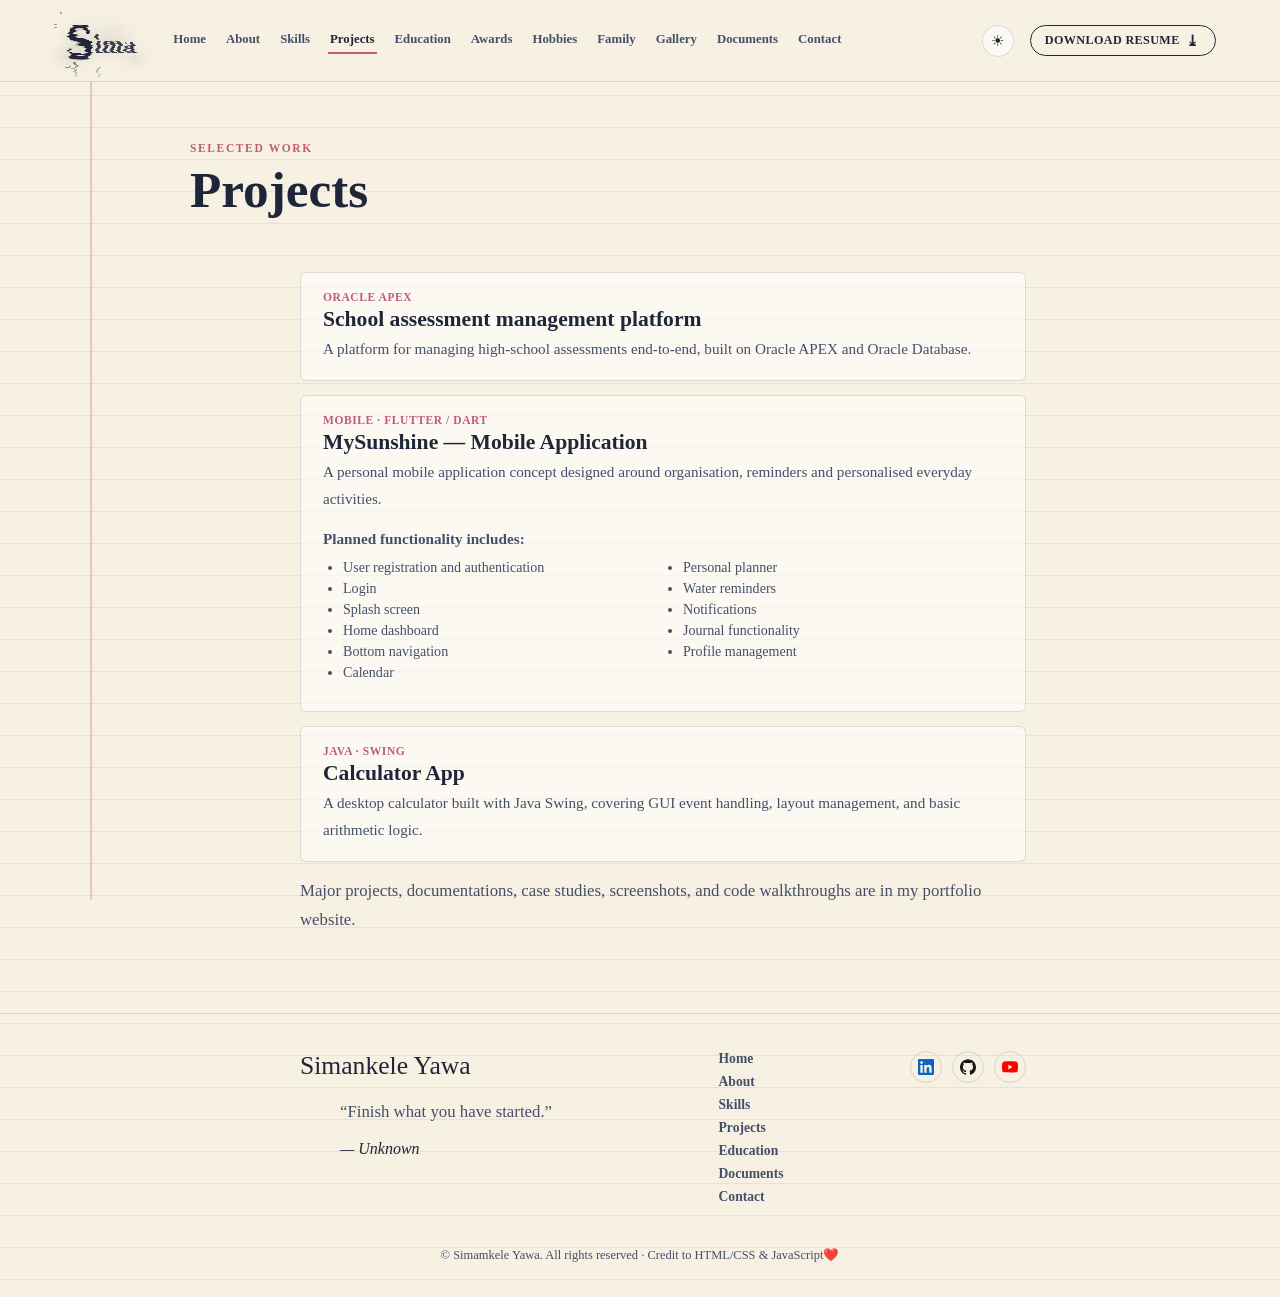
<file: projects.html>
<!DOCTYPE html>
<html lang="en" data-theme="light">
<head>
<meta charset="UTF-8">
<meta name="viewport" content="width=device-width, initial-scale=1.0">
<title>Sima &mdash; Projects</title>
<link rel="preconnect" href="https://fonts.googleapis.com">
<link href="https://fonts.googleapis.com/css2?family=Butcherman&family=Caveat:wght@500;600;700&family=Lora:ital,wght@0,400;0,600;1,400&family=Inter:wght@400;500;600;700&display=swap" rel="stylesheet">
<link rel="stylesheet" href="styles.css">
</head>
<body class="grain">

<div class="cursor"><div></div></div>
<svg width="0" height="0" style="position:absolute" aria-hidden="true">
  <filter id="inkBleed" x="-40%" y="-80%" width="180%" height="260%">
    <feTurbulence type="fractalNoise" baseFrequency="0.012 0.35" numOctaves="3" seed="7" result="noise"/>
    <feDisplacementMap in="SourceGraphic" in2="noise" scale="9" xChannelSelector="R" yChannelSelector="G"/>
  </filter>
</svg>

<nav class="topnav">
  <span class="brand"><a href="home.html"><span class="ink-splat s1"></span><span class="ink-splat s2"></span><span class="ink-splat s3"></span><span class="ink-drip d1"></span><span class="ink-drip d2"></span><span class="big-s">S</span><span class="rest">ima</span></a></span>
  <button class="burger" id="burgerBtn" aria-label="Toggle menu" aria-expanded="false">
    <span></span><span></span><span></span>
  </button>
  <div class="nav-links" id="navLinks">
  <a href="home.html">Home</a>
  <a href="about.html">About</a>
  <a href="skills.html">Skills</a>
  <a href="projects.html" class="active">Projects</a>
  <a href="education.html">Education</a>
  <a href="awards.html">Awards</a>
  <a href="hobbies.html">Hobbies</a>
  <a href="family.html">Family</a>
  <a href="gallery.html">Gallery</a>
  <a href="documents.html">Documents</a>
  <a href="contact.html">Contact</a>
  </div>
  <button class="theme-toggle" id="themeToggle" aria-label="Toggle light/dark theme">☀</button>
  <a href="#" class="dl" id="downloadBtn">Download resume</a>
</nav>

<header class="page-hero wrap">
  <p class="kicker">selected work</p>
  <h1 class="page-title">Projects</h1>
</header>
<main class="wrap">
  <section>
    <div class="card">
      <span class="meta">Oracle APEX</span>
      <h3>School assessment management platform</h3>
      <p style="margin-bottom:0;">A platform for managing high-school assessments end-to-end, built on Oracle APEX and Oracle Database.</p>
    </div>
    <div class="card">
      <span class="meta">Mobile &middot; Flutter / Dart</span>
      <h3>MySunshine &mdash; Mobile Application</h3>
      <p>A personal mobile application concept designed around organisation, reminders and personalised everyday activities.</p>
      <p style="margin-bottom:6px;"><strong>Planned functionality includes:</strong></p>
      <ul class="project-features">
        <li>User registration and authentication</li>
        <li>Login</li>
        <li>Splash screen</li>
        <li>Home dashboard</li>
        <li>Bottom navigation</li>
        <li>Calendar</li>
        <li>Personal planner</li>
        <li>Water reminders</li>
        <li>Notifications</li>
        <li>Journal functionality</li>
        <li>Profile management</li>
      </ul>
    </div>
    <div class="card">
      <span class="meta">Java &middot; Swing</span>
      <h3>Calculator App</h3>
      <p style="margin-bottom:0;">A desktop calculator built with Java Swing, covering GUI event handling, layout management, and basic arithmetic logic.</p>
    </div>
    <p>Major projects, documentations, case studies, screenshots, and code walkthroughs are in my portfolio website.</p>
  </section>
</main>

<footer class="site-footer">
  <div class="wrap footer-inner">
    <div class="footer-brand">
      <span class="footer-sima">Simankele Yawa</span>
      <blockquote>
        <p>
            “Finish what you have started.”
        </p>
        <cite>— Unknown</cite>
    </blockquote>    </div>
    <nav class="footer-links" aria-label="Footer navigation">
      <a href="home.html">Home</a>
      <a href="about.html">About</a>
      <a href="skills.html">Skills</a>
      <a href="projects.html">Projects</a>
      <a href="education.html">Education</a>
      <a href="documents.html">Documents</a>
      <a href="contact.html">Contact</a>
    </nav>
    <div class="footer-social">
      <a href="https://www.linkedin.com/in/simamkele-yawa/" target="_blank" rel="noopener" aria-label="LinkedIn">
        <svg viewBox="0 0 24 24" width="16" height="16" fill="#0A66C2"><path d="M20.447 20.452h-3.554v-5.569c0-1.328-.027-3.037-1.852-3.037-1.853 0-2.136 1.445-2.136 2.939v5.667H9.351V9h3.414v1.561h.046c.477-.9 1.637-1.85 3.37-1.85 3.601 0 4.267 2.37 4.267 5.455v6.286zM5.337 7.433c-1.144 0-2.063-.926-2.063-2.065 0-1.138.92-2.063 2.063-2.063 1.14 0 2.064.925 2.064 2.063 0 1.139-.925 2.065-2.064 2.065zm1.782 13.019H3.555V9h3.564v11.452zM22.225 0H1.771C.792 0 0 .774 0 1.729v20.542C0 23.227.792 24 1.771 24h20.451C23.2 24 24 23.227 24 22.271V1.729C24 .774 23.2 0 22.222 0h.003z"/></svg>
      </a>
      <a href="https://github.com/SIMAMKELE2001" target="_blank" rel="noopener" aria-label="GitHub">
        <svg viewBox="0 0 24 24" width="16" height="16" class="gh-icon" fill="#181717"><path d="M12 .297c-6.63 0-12 5.373-12 12 0 5.303 3.438 9.8 8.205 11.385.6.113.82-.258.82-.577 0-.285-.01-1.04-.015-2.04-3.338.724-4.042-1.61-4.042-1.61C4.422 18.07 3.633 17.7 3.633 17.7c-1.087-.744.084-.729.084-.729 1.205.084 1.838 1.236 1.838 1.236 1.07 1.835 2.809 1.305 3.495.998.108-.776.417-1.305.76-1.605-2.665-.3-5.466-1.332-5.466-5.93 0-1.31.465-2.38 1.235-3.22-.135-.303-.54-1.523.105-3.176 0 0 1.005-.322 3.3 1.23.96-.267 1.98-.399 3-.405 1.02.006 2.04.138 3 .405 2.28-1.552 3.285-1.23 3.285-1.23.645 1.653.24 2.873.12 3.176.765.84 1.23 1.91 1.23 3.22 0 4.61-2.805 5.625-5.475 5.92.42.36.81 1.096.81 2.22 0 1.606-.015 2.896-.015 3.286 0 .315.21.69.825.57C20.565 22.092 24 17.592 24 12.297c0-6.627-5.373-12-12-12"/></svg>
      </a>
      <a href="https://www.youtube.com/@HayiSukaLearn" target="_blank" rel="noopener" aria-label="YouTube">
        <svg viewBox="0 0 24 24" width="16" height="16" fill="#FF0000"><path d="M23.498 6.186a3.016 3.016 0 0 0-2.122-2.136C19.505 3.545 12 3.545 12 3.545s-7.505 0-9.377.505A3.017 3.017 0 0 0 .502 6.186C0 8.07 0 12 0 12s0 3.93.502 5.814a3.016 3.016 0 0 0 2.122 2.136c1.871.505 9.376.505 9.376.505s7.505 0 9.377-.505a3.015 3.015 0 0 0 2.122-2.136C24 15.93 24 12 24 12s0-3.93-.502-5.814zM9.545 15.568V8.432L15.818 12l-6.273 3.568z"/></svg>
      </a>
    </div>
  </div>
  <p class="footer-line">&copy; Simamkele Yawa. All rights reserved &middot; Credit to HTML/CSS & JavaScript❤️</p></footer>
</footer>

<div id="printResume">
  <div class="pr-header">
    <h1>Simamkele Yawa</h1>
    <p class="pr-affil">East London, Eastern Cape &middot; <a href="https://github.com/SIMAMKELE2001">github.com</a> &middot; <a href="https://www.linkedin.com/in/simamkele-yawa">www.linkedin.com</a> &middot; <a href="https://simamkele2001.github.io/ProfessionalPortfolioCV/">www.myportfolio.com</a </p>
  </div>

  <h2>Professional Profile</h2>
  <p>
    I am an Advanced Diploma in ICT in Applications Development student and aspiring Software Engineer, with a growing focus on backend development, information systems, data, and software engineering. I have developed a foundation in Java, Spring Boot, and Python, while also gaining experience with databases, APIs, software architecture, and technologies such as JavaScript, TypeScript, React, Flutter, and Dart. My experience tutoring Java has also shaped how I learn and approach engineering, teaching me the importance of understanding concepts deeply enough to explain them clearly and help others grow in confidence.
Looking ahead, I want to become a software engineer who builds reliable, scalable, and meaningful systems that solve real-world problems. I am particularly interested in backend engineering, cloud computing, artificial intelligence, data-driven solutions, and AI-powered systems. Rather than simply collecting technologies, I want to understand problems first, systems second, and technology as the tool that connects the two. Beyond technology, I am passionate about teaching, reading, learning, communication, and personal growth, and I aim to continuously develop as an engineer, teacher, communicator, problem solver, and lifelong learner.

  </p>

  <h2>Education</h2>
  <div class="pr-item">
    <div class="pr-item-head"><strong>Advanced Diploma in ICT in Applications Development</strong><span>Current</span></div>
    <p><em>iYunivesithi Sisulu University</em> <br>
      <span style="font-weight: semi-bold;">Course Work: </span>software engineering principles, DSA, OOP and design patterns, information systems, database systems, and applied software development.</p>
  </div>

  <div class="pr-item">
    <div class="pr-item-head"><strong>Diploma in ICT in Applications Development</strong><span>Completed</span></div>
    <p><em>iYunivesithi Sisulu University</em></p>
  </div>

  <h2>Professional Experience</h2>
  <div class="pr-item">
    <div class="pr-item-head"><strong>Academic Assistant (Tutor)</strong><span>2024 &ndash; Present</span></div>
    <p><em>iYunivesithi Sisulu University</em> <br>
      Tutoring Areas:<ul><li>Technical Programming I</li> <li>Technical Programming II</li> <li>Development Software III</li></ul></p>
  </div>


  <h2>Technical Skills</h2>
  <div class="pr-skills">
    <div><strong>Programming</strong><span>Java, Python, JavaScript, TypeScript, HTML5, CSS3, Dart</span></div>
    <div><strong>Frameworks</strong><span>Spring Boot, FastAPI, SQLAlchemy, React, Tailwind CSS, shadcn/ui, Flutter</span></div>
    <div><strong>Databases</strong><span>Oracle Database, Oracle APEX, PostgreSQL</span></div>
    <div><strong>Tools &amp; Platforms</strong><span>Git, GitHub, Docker, VS Code, JetBrains, Linux/Bash</span></div>
  </div>

  <h2>Awards &amp; Achievements</h2>
  <ul>
    <li>FEBEIT Tutoring Certificate of Recognition &mdash; 2025</li>
    <li>FEBEIT Tutoring Certificate of Recognition &mdash; 2024</li>
    <li>Samsung Innovation Campus (Python &amp; AI) Graduate &mdash; 2024</li>
    <li>DIRISA Student Datathon Training &mdash; 2025</li>
    <li>FameLab (Talking Science) Certificate of Participation &mdash; 2026</li>
    <li>Eastern Cape Automotive &amp; eMobility Hackathon Participant &mdash; 2025</li>
  </ul>

  <h2>Selected Projects</h2>
  <ul>
    <li><strong>For my projects visit my portfolio: </strong> </li>
  </ul>
</div>

<script src="script.js"></script>
</body>
</html>
</file>
<file: styles.css>
:root {
  --paper: #f7f1e3;
  --paper-2: #f1e9d6;
  --rule: #c9d6e8;
  --margin-line: #e2a3a3;
  --ink: #20263a;
  --ink-soft: #454f6b;
  --accent: #c15b7c;
  --accent-2: #3f9aa3;
  --accent-3: #c98a3d;
  --card-bg: rgba(255, 255, 255, 0.55);
  --card-border: rgba(32, 38, 58, 0.14);
}

html[data-theme="dark"] {
  --paper: #1c2029;
  --paper-2: #20242e;
  --rule: #333a4d;
  --margin-line: #7a3f47;
  --ink: #f3ecdf;
  --ink-soft: #c9c2b3;
  --accent: #f0a8c0;
  --accent-2: #7fd0d6;
  --accent-3: #f0b169;
  --card-bg: rgba(255, 255, 255, 0.05);
  --card-border: rgba(243, 236, 223, 0.14);
}

* {
  box-sizing: border-box;
}
html,
body {
  margin: 0;
  padding: 0;
}
html {
  transition: background 0.3s ease;
}
body.cover-active {
  overflow: hidden;
  height: 100vh;
}
body {
  background:
    repeating-linear-gradient(
      var(--paper) 0px,
      var(--paper) 31px,
      var(--rule) 32px
    ),
    var(--paper);
  color: var(--ink);
  font-family: "Roboto Slab", serif;
  position: relative;
  transition:
    background 0.3s ease,
    color 0.3s ease;
}
body::before {
  /* LINE FOR THE RED MARGIN*/
  content: "";
  position: fixed;
  top: 0;
  bottom: 0;
  left: min(9vw, 90px);
  width: 1.5px;
  background: var(--margin-line);
  opacity: 0.55;
  z-index: 1;
  pointer-events: none;
}

.grain::after {
  content: "";
  position: fixed;
  inset: 0;
  z-index: 3;
  mix-blend-mode: normal;
  filter: opacity(30%);
  pointer-events: none;
  background: url(https://grainy-gradients.vercel.app/noise.svg);
}

.cursor {
  position: fixed;
  z-index: 1;
  width: 260px;
  height: 260px;
  left: 0;
  top: 0;
  pointer-events: none;
  transition: opacity 1s ease-in-out;
  opacity: 0;
  filter: blur(50px) opacity(25%);
}
.cursor > div {
  border-radius: 100%;
  background: radial-gradient(circle, var(--accent), var(--accent-2));
  width: 100%;
  height: 100%;
  animation: cursorspin 20s linear infinite alternate;
}
@keyframes cursorspin {
  0% {
    rotate: 0deg;
    scale: 1 1;
  }
  25% {
    scale: 1 1.25;
  }
  75% {
    scale: 1.25 1.25;
  }
  100% {
    scale: 1 1;
    rotate: 360deg;
  }
}

a {
  color: var(--ink);
  text-decoration: none;
}

/*NAVIGATION */
.topnav {
  position: sticky;
  top: 0;
  z-index: 5;
  display: flex;
  align-items: center;
  gap: 16px;
  padding: 16px 5vw;
  background: rgba(247, 241, 227, 0.85);
  backdrop-filter: blur(8px);
  border-bottom: 1px solid var(--card-border);
}
html[data-theme="dark"] .topnav {
  background: rgba(28, 32, 41, 0.85);
}
.topnav .brand {
  position: relative;
  font-family: "Roboto Slab", serif;
  font-weight: 400;
  line-height: 1;
  color: var(--ink);
  margin-right: 18px;
  flex-shrink: 0;
  display: flex;
  align-items: flex-end;
}
.topnav .brand a {
  color: var(--ink);
  position: relative;
  display: flex;
  align-items: flex-end;
  filter: url(#inkBleed);
}
.topnav .brand .big-s {
  font-size: 3.1rem;
  line-height: 0.75;
  display: inline-block;
  transform: translateY(2px) rotate(-3deg);
  text-shadow:
    0 1px 0 rgba(0, 0, 0, 0.15),
    0 0 14px rgba(0, 0, 0, 0.12);
}
.topnav .brand .rest {
  font-size: 1.55rem;
  margin-left: 1px;
  opacity: 0.88;
  letter-spacing: 0.01em;
}
html[data-theme="dark"] .topnav .brand .big-s,
html[data-theme="dark"] .topnav .brand .rest {
  text-shadow: 0 0 10px rgba(240, 168, 192, 0.25);
}

/* INK */
.topnav .brand::before {
  content: "";
  position: absolute;
  left: -22px;
  top: -6px;
  width: 120px;
  height: 70px;
  background:
    radial-gradient(
      ellipse 30px 22px at 22% 65%,
      var(--ink) 0%,
      transparent 72%
    ),
    radial-gradient(
      ellipse 50px 34px at 55% 45%,
      var(--ink) 0%,
      transparent 68%
    ),
    radial-gradient(
      ellipse 20px 16px at 78% 70%,
      var(--ink) 0%,
      transparent 70%
    );
  opacity: 0.09;
  filter: blur(4px) url(#inkBleed);
  mix-blend-mode: multiply;
  z-index: -1;
  pointer-events: none;
}
html[data-theme="dark"] .topnav .brand::before {
  mix-blend-mode: screen;
  opacity: 0.14;
}

.ink-splat {
  position: absolute;
  border-radius: 50%;
  background: var(--ink);
  opacity: 0.5;
  pointer-events: none;
}
.ink-splat.s1 {
  width: 3px;
  height: 3px;
  left: -10px;
  top: 8px;
}
.ink-splat.s2 {
  width: 2px;
  height: 2px;
  left: -4px;
  top: -4px;
}
.ink-splat.s3 {
  width: 4px;
  height: 2.5px;
  left: 2px;
  bottom: -6px;
  border-radius: 50% 40% 50% 40%;
}

.ink-drip {
  position: absolute;
  bottom: -16px;
  width: 2.5px;
  background: linear-gradient(to bottom, var(--ink), transparent);
  border-radius: 0 0 3px 3px;
  opacity: 0.5;
  pointer-events: none;
}
.ink-drip.d1 {
  left: 10px;
  height: 16px;
}
.ink-drip.d2 {
  left: 34px;
  height: 10px;
  width: 2px;
  opacity: 0.35;
}

.nav-links {
  display: flex;
  align-items: center;
  gap: 16px;
  flex-wrap: wrap;
}
.topnav a {
  font-family: "Roboto Slab", serif;
  font-size: 0.8rem;
  font-weight: 600;
  color: var(--ink-soft);
  padding: 5px 2px;
  border-bottom: 2px solid transparent;
  flex-shrink: 0;
}
.topnav a:hover {
  border-color: var(--accent);
}
.topnav a.active {
  color: var(--ink);
  border-color: var(--accent);
}

.theme-toggle {
  background: var(--card-bg);
  border: 1px solid var(--card-border);
  color: var(--ink);
  width: 32px;
  height: 32px;
  border-radius: 50%;
  cursor: pointer;
  font-size: 0.95rem;
  display: flex;
  align-items: center;
  justify-content: center;
  margin-left: auto;
  transition:
    background 0.15s ease,
    transform 0.15s ease;
}
.theme-toggle:hover {
  transform: scale(1.08);
}

.topnav .dl {
  position: relative;
  display: inline-flex;
  align-items: center;
  gap: 6px;
  background: transparent;
  color: var(--ink) !important;
  padding: 7px 16px 7px 14px;
  border-radius: 999px;
  font-size: 0.76rem;
  font-weight: 700;
  letter-spacing: 0.03em;
  text-transform: uppercase;
  border: 1.5px solid var(--ink) !important;
  font-family: "Roboto Slab", serif;
  overflow: hidden;
  transition:
    color 0.25s ease,
    transform 0.15s ease;
  z-index: 0;
}
.topnav .dl::before {
  content: "";
  position: absolute;
  inset: 0;
  background: var(--ink);
  transform: translateX(-102%);
  transition: transform 0.25s ease;
  z-index: -1;
  border-radius: 999px;
}
.topnav .dl:hover {
  color: var(--paper) !important;
  transform: translateY(-1px);
}
.topnav .dl:hover::before {
  transform: translateX(0);
}
.topnav .dl::after {
  content: "\2913";
  font-size: 0.95rem;
  line-height: 1;
}

/* BURGER BUTTON */
.burger {
  display: none;
  width: 34px;
  height: 30px;
  background: none;
  border: none;
  cursor: pointer;
  flex-direction: column;
  justify-content: space-between;
  padding: 4px 2px;
}
.burger span {
  display: block;
  height: 2.5px;
  width: 100%;
  border-radius: 2px;
  background: var(--ink);
  transition:
    transform 0.25s ease,
    opacity 0.2s ease;
}
.burger.open span:nth-child(1) {
  transform: translateY(9px) rotate(45deg);
}
.burger.open span:nth-child(2) {
  opacity: 0;
}
.burger.open span:nth-child(3) {
  transform: translateY(-9px) rotate(-45deg);
}

@media (max-width: 760px) {
  .topnav {
    flex-wrap: wrap;
    padding-left: calc(min(9vw, 90px) + 14px);
  }
  .theme-toggle {
    order: 1;
    margin-left: auto;
  }
  .topnav .dl {
    order: 2;
    margin-top: 0;
  }
  .burger {
    display: flex;
    order: 3;
  }
  .nav-links {
    order: 4;
    flex-basis: 100%;
    flex-direction: column;
    align-items: flex-start;
    gap: 2px;
    max-height: 0;
    overflow: hidden;
    width: 100%;
    transition:
      max-height 0.3s ease,
      margin-top 0.3s ease;
    margin-top: 0;
  }
  .nav-links.open {
    max-height: 80vh;
    overflow-y: auto;
    margin-top: 14px;
  }
  .nav-links a {
    width: 100%;
    padding: 10px 2px;
    border-bottom: 1px solid var(--card-border);
  }
  .wrap {
    padding-left: calc(min(9vw, 90px) + 14px);
  }
}

/*LAYOUT */
.wrap {
  max-width: 900px;
  margin: 0 auto;
  padding: 0 5vw 0 calc(min(9vw, 90px) + 20px);
  position: relative;
  z-index: 2;
}
section {
  padding: 44px 0;
  border-bottom: 1px dashed var(--card-border);
}
section:last-child {
  border-bottom: none;
}
.kicker {
  font-family: "Roboto Slab", serif;
  font-size: 0.72rem;
  font-weight: 700;
  letter-spacing: 0.14em;
  text-transform: uppercase;
  color: var(--accent);
  margin-bottom: 6px;
}
h1,
h2,
h3 {
  font-family: "Roboto Slab", serif;
  color: var(--ink);
  margin: 0 0 6px;
  font-weight: 700;
}
h2 {
  font-size: 2.4rem;
  line-height: 1;
}
h3 {
  font-size: 1.5rem;
}
p {
  line-height: 1.75;
  font-size: 1.05rem;
  margin: 0 0 14px;
  color: var(--ink-soft);
}

.page-hero {
  padding: 56px 0 6px;
}
.page-title {
  font-size: 3.2rem;
  line-height: 1;
}

/* HERO */
.hero {
  padding-top: 46px;
  padding-bottom: 80px;
}
.hero-row {
  display: flex;
  gap: 40px;
  flex-wrap: wrap;
  align-items: flex-start;
}
.hero-text {
  flex: 1.3;
  min-width: 280px;
}
.hero-text h1 {
  font-size: 3.8rem;
  line-height: 1;
}
.hero-text p {
  max-width: 480px;
  font-size: 1.15rem;
}

.hero-btn {
  display: inline-block;
  background: none;
  border: none;
  margin-top: 16px;
  position: relative;
  padding: 10px 0;
  font-size: 1rem;
  cursor: pointer;
  z-index: 0;
  font-family: "Roboto Slab", serif;
}
.hero-btn span {
  background: var(--paper);
  border-radius: 2px;
  color: var(--ink);
  padding: 11px 20px;
  font-weight: 600;
}
.hero-btn::after {
  content: "";
  transition: box-shadow 0.3s ease-in;
  position: absolute;
  background: linear-gradient(to right, var(--accent), var(--accent-2));
  inset: -3px;
  border-radius: 6px;
  z-index: -1;
}
.hero-btn:hover::after {
  box-shadow:
    var(--accent-3) 0 0 10px 0,
    var(--accent) 0 0 20px 0;
}

.card-container {
  flex: 1;
  position: relative;
  min-width: 240px;
  min-height: 220px;
}
.float-card {
  position: absolute;
  border-radius: 4px;
  padding: 16px 20px;
  color: var(--ink-soft);
  width: 230px;
  backdrop-filter: blur(6px);
  box-shadow: 0 10px 15px -3px rgba(0, 0, 0, 0.08);
  border: 1px solid var(--card-border);
  font-family: "Roboto Slab", serif;
}
.float-card b {
  display: block;
  color: var(--ink);
  font-family: "Roboto Slab", serif;
  font-size: 1.3rem;
  margin-bottom: 3px;
}
.float-card span {
  font-size: 0.85rem;
}
.float-card.c1 {
  background: var(--card-bg);
  top: -30px;
  left: -10px;
  transform: rotate(-2deg);
}
.float-card.c2 {
  background: var(--card-bg);
  top: 110px;
  right: -30px;
  transform: rotate(1.5deg);
}
.float-card.c3 {
  background: var(--card-bg);
  top: 250px;
  left: 20px;
  transform: rotate(-1deg);
}

/* JUMP ARROW */
.jump-arrow {
  display: inline-flex;
  flex-direction: column;
  align-items: center;
  gap: 6px;
  margin: 18px auto 4px;
  width: 100%;
  text-decoration: none;
  color: var(--ink-soft);
}
.jump-label {
  font-family: "Roboto Slab", serif;
  font-size: 0.72rem;
  font-weight: 700;
  text-transform: uppercase;
  letter-spacing: 0.1em;
  opacity: 0.7;
}
.jump-circle {
  width: 38px;
  height: 38px;
  border-radius: 50%;
  border: 1.5px solid var(--accent);
  color: var(--accent);
  display: flex;
  align-items: center;
  justify-content: center;
  animation: jumpPulse 1.8s ease-in-out infinite;
}
.jump-arrow:hover .jump-circle {
  background: var(--accent);
  color: var(--paper);
  animation-play-state: paused;
}
@keyframes jumpPulse {
  0%,
  100% {
    transform: translateY(0);
    box-shadow: 0 0 0 0 rgba(193, 91, 124, 0.35);
  }
  50% {
    transform: translateY(5px);
    box-shadow: 0 0 0 8px rgba(193, 91, 124, 0);
  }
}
@media (prefers-reduced-motion: reduce) {
  .jump-circle {
    animation: none;
  }
}
.scroll-story section {
  max-width: 640px;
}
.scroll-story h2 {
  font-size: 2.1rem;
}
.scroll-story .inner-block {
  margin-bottom: 6px;
}
.section-link {
  display: inline-block;
  font-family: "Roboto Slab", serif;
  font-weight: 600;
  font-size: 0.9rem;
  color: var(--accent);
  border-bottom: 1px solid transparent;
  margin-right: 16px;
}
.section-link:hover {
  border-color: var(--accent);
}
.section-link.open-page {
  margin-top: 10px;
}

/* GENERIC CARD */
.card {
  background: var(--card-bg);
  border: 1px solid var(--card-border);
  border-radius: 6px;
  padding: 18px 22px;
  margin-bottom: 14px;
  font-family: "Roboto Slab", serif;
}
.card p {
  font-family: "Roboto Slab", serif;
  font-size: 0.95rem;
}
.card.tint-peach {
  border-left: 3px solid var(--accent-3);
}
.card.tint-teal {
  border-left: 3px solid var(--accent-2);
}
.card.tint-pink {
  border-left: 3px solid var(--accent);
}
.card h3 {
  font-size: 1.35rem;
  margin-bottom: 4px;
}
.project-features {
  margin: 0 0 12px;
  padding-left: 20px;
  columns: 2;
  column-gap: 20px;
}
.project-features li {
  font-family: "Roboto Slab", serif;
  font-size: 0.88rem;
  color: var(--ink-soft);
  margin-bottom: 4px;
  break-inside: avoid;
}
@media (max-width: 600px) {
  .project-features {
    columns: 1;
  }
}
.project-link {
  display: inline-block;
  margin-top: 8px;
  font-family: "Roboto Slab", serif;
  font-weight: 600;
  font-size: 0.85rem;
  color: var(--accent);
  border-bottom: 1px solid transparent;
}
.project-link:hover {
  border-color: var(--accent);
}
.meta {
  font-family: "Roboto Slab", serif;
  font-size: 0.72rem;
  font-weight: 700;
  color: var(--accent);
  text-transform: uppercase;
  letter-spacing: 0.05em;
  display: block;
  margin-bottom: 4px;
}

table.plain {
  width: 100%;
  border-collapse: collapse;
  margin-top: 6px;
  font-family: "Roboto Slab", serif;
}
table.plain th {
  text-align: left;
  font-size: 0.72rem;
  text-transform: uppercase;
  letter-spacing: 0.05em;
  color: var(--ink-soft);
  padding: 6px 8px;
  border-bottom: 2px solid var(--card-border);
}
table.plain td {
  padding: 9px 8px;
  border-bottom: 1px solid var(--card-border);
  font-size: 0.92rem;
}

.pill {
  display: inline-block;
  background: var(--card-bg);
  border: 1px solid var(--card-border);
  color: var(--ink-soft);
  padding: 4px 12px;
  border-radius: 999px;
  font-size: 0.8rem;
  margin: 3px 5px 3px 0;
  font-weight: 600;
  font-family: "Roboto Slab", serif;
}
.stack-group h4 {
  font-family: "Roboto Slab", serif;
  font-size: 0.72rem;
  text-transform: uppercase;
  letter-spacing: 0.05em;
  color: var(--accent);
  margin: 16px 0 6px;
}

/* TECH STACKS */
.skillbar {
  margin-bottom: 20px;
  font-family: "Roboto Slab", serif;
}
.skillbar-head {
  display: flex;
  align-items: center;
  gap: 8px;
  margin-bottom: 6px;
}
.skillbar-icon {
  font-size: 1.2rem;
  line-height: 1;
}
.skillbar-name {
  font-weight: 700;
  color: var(--ink);
  font-size: 0.95rem;
  flex: 1;
}
.skillbar-pct {
  font-size: 0.8rem;
  color: var(--ink-soft);
  font-weight: 600;
}
.skillbar-track {
  height: 9px;
  border-radius: 999px;
  background: var(--card-bg);
  border: 1px solid var(--card-border);
  overflow: hidden;
}
.skillbar-track.sm {
  height: 6px;
}
.skillbar-fill {
  height: 100%;
  width: 0;
  background: linear-gradient(90deg, var(--accent), var(--accent-2));
  border-radius: 999px;
  transition: width 1.3s cubic-bezier(0.2, 0.8, 0.2, 1);
}
.skillbar-desc {
  font-size: 0.85rem;
  color: var(--ink-soft);
  margin: 6px 0 0;
}

h4 {
  font-family: "Roboto Slab", serif;
  font-size: 0.72rem;
  text-transform: uppercase;
  letter-spacing: 0.05em;
  color: var(--accent);
  margin: 20px 0 10px;
  font-weight: 700;
}

.tech-grid {
  display: grid;
  grid-template-columns: repeat(3, 1fr);
  gap: 14px;
  margin-bottom: 6px;
}
.tech-item {
  display: flex;
  align-items: center;
  gap: 10px;
  background: var(--card-bg);
  border: 1px solid var(--card-border);
  border-radius: 8px;
  padding: 10px 12px;
  font-family: "Roboto Slab", serif;
}
.tech-icon {
  font-size: 1.3rem;
  line-height: 1;
  flex-shrink: 0;
  display: flex;
  align-items: center;
  justify-content: center;
  width: 26px;
  height: 26px;
}
.tech-icon img {
  width: 20px;
  height: 20px;
  object-fit: contain;
}
.tech-icon.gh-inline {
  display: flex;
  align-items: center;
}
html[data-theme="dark"] .tech-icon.gh-inline svg {
  fill: #f3ecdf;
}
html[data-theme="dark"] .tech-icon img {
  background: #f3ecdf;
  border-radius: 4px;
  padding: 2px;
  box-sizing: content-box;
}
.tech-info {
  flex: 1;
  min-width: 0;
}
.tech-name {
  display: block;
  font-size: 0.82rem;
  font-weight: 600;
  color: var(--ink);
  margin-bottom: 5px;
}

@media (max-width: 600px) {
  .tech-grid {
    grid-template-columns: 1fr 1fr;
  }
}
@media (max-width: 400px) {
  .tech-grid {
    grid-template-columns: 1fr;
  }
}

/* PALAROID GRIDS */
.polaroid-grid {
  display: grid;
  grid-template-columns: repeat(3, 1fr);
  gap: 22px;
  margin-top: 20px;
}
.polaroid {
  margin: 0;
  background: var(--card-bg);
  border: 1px solid var(--card-border);
  padding: 10px 10px 14px;
  border-radius: 3px;
  box-shadow: 0 8px 16px -6px rgba(0, 0, 0, 0.15);
  font-family: "Roboto Slab", serif;
}
.polaroid.p1 {
  transform: rotate(-2deg);
}
.polaroid.p2 {
  transform: rotate(1.5deg);
}
.polaroid.p3 {
  transform: rotate(-1deg);
}
.polaroid.p4 {
  transform: rotate(2deg);
}
.polaroid.p5 {
  transform: rotate(-1.5deg);
}
.polaroid.p6 {
  transform: rotate(1deg);
}
.polaroid:hover {
  transform: rotate(0deg) scale(1.03);
  transition: transform 0.25s ease;
}
.photo-box {
  aspect-ratio: 1;
  border-radius: 2px;
  display: flex;
  align-items: center;
  justify-content: center;
  color: #ffffffcc;
  font-size: 0.78rem;
  text-align: center;
  padding: 8px;
  background: linear-gradient(135deg, var(--accent), var(--accent-2));
}
.photo-box img {
  width: 100%;
  height: 100%;
  object-fit: cover;
  border-radius: 2px;
}
.polaroid figcaption {
  margin-top: 10px;
}
.polaroid figcaption b {
  display: block;
  font-family: "Roboto Slab", serif;
  font-size: 1.15rem;
  color: var(--ink);
  margin-bottom: 2px;
}
.polaroid figcaption span {
  font-size: 0.82rem;
  color: var(--ink-soft);
}

.values-grid {
  display: grid;
  grid-template-columns: 1fr 1fr;
  gap: 12px;
}
.value-card b {
  font-family: "Roboto Slab", serif;
  font-size: 1.4rem;
  display: block;
  margin-bottom: 2px;
  color: var(--ink);
}
.value-card span {
  font-size: 0.9rem;
  font-family: "Roboto Slab", serif;
}

.doc-list {
  list-style: none;
  margin: 0;
  padding: 0;
  font-family: "Roboto Slab", serif;
}
.doc-list li {
  display: flex;
  align-items: center;
  gap: 12px;
  padding: 12px 4px;
  border-bottom: 1px solid var(--card-border);
}
.doc-icon {
  width: 30px;
  height: 30px;
  border-radius: 6px;
  background: var(--ink);
  color: var(--paper);
  display: flex;
  align-items: center;
  justify-content: center;
  font-size: 0.85rem;
  flex-shrink: 0;
}

.award-item {
  display: flex;
  gap: 12px;
  margin-bottom: 14px;
  align-items: flex-start;
  font-family: "Roboto Slab", serif;
}
.award-icon1 {
  width: 34px;
  height: 34px;
  border-radius: 50%;
  background: #e63946;
  display: flex;
  align-items: center;
  justify-content: center;
  color: white;
  font-size: 1.1rem;
  flex-shrink: 0;
}
/* AWARD */
.chain {
  position: relative;
  padding-left: 34px;
  font-family: "Roboto Slab", serif;
}
.chain::before {
  content: "";
  position: absolute;
  left: 9px;
  top: 6px;
  bottom: 6px;
  width: 2px;
  background: repeating-linear-gradient(
    to bottom,
    var(--ink-soft) 0,
    var(--ink-soft) 6px,
    transparent 6px,
    transparent 12px
  );
  opacity: 0.35;
}
.chain-item {
  position: relative;
  margin-bottom: 28px;
}
.chain-item:last-child {
  margin-bottom: 0;
}
.chain-link {
  position: absolute;
  left: -34px;
  top: 2px;
  width: 19px;
  height: 19px;
  border: 3px solid var(--ink);
  border-radius: 50%;
  background: var(--paper);
  box-shadow: 0 0 0 4px var(--paper);
}
.chain-item:last-child .chain-link {
  border-color: var(--accent);
}
.chain-content h3 {
  font-size: 1.1rem;
  margin-bottom: 4px;
}
.chain-content p {
  font-size: 0.92rem;
}
.award-icon {
  width: 34px;
  height: 34px;
  border-radius: 6px;
  background: linear-gradient(140deg, var(--accent-3), var(--accent));
  display: flex;
  align-items: center;
  justify-content: center;
  color: white;
  font-size: 1rem;
  flex-shrink: 0;
}

.contact-form {
  display: flex;
  flex-direction: column;
  gap: 10px;
  max-width: 380px;
  font-family: "Roboto Slab", serif;
}
.method-toggle {
  display: inline-flex;
  border: 1px solid var(--card-border);
  border-radius: 999px;
  padding: 3px;
  margin-bottom: 14px;
  background: var(--card-bg);
}
.method-btn {
  border: none;
  background: none;
  padding: 8px 18px;
  border-radius: 999px;
  font-family: "Roboto Slab", serif;
  font-weight: 600;
  font-size: 0.85rem;
  color: var(--ink-soft);
  cursor: pointer;
  transition:
    background 0.15s ease,
    color 0.15s ease;
}
.method-btn.active {
  background: var(--ink);
  color: var(--paper);
}
.contact-form input,
.contact-form textarea {
  font-family: "Roboto Slab", serif;
  padding: 11px 13px;
  border-radius: 6px;
  border: 1px solid var(--card-border);
  font-size: 0.92rem;
  background: var(--card-bg);
  color: var(--ink);
}
.contact-form textarea {
  resize: vertical;
  min-height: 80px;
}
.contact-form button {
  align-self: flex-start;
  background: var(--ink);
  color: var(--paper);
  border: none;
  padding: 10px 22px;
  border-radius: 999px;
  font-family: "Roboto Slab", serif;
  font-weight: 600;
  font-size: 0.88rem;
  cursor: pointer;
  transition:
    opacity 0.15s ease,
    transform 0.1s ease;
}
.contact-form button:hover {
  opacity: 0.85;
}
.contact-form button:active {
  transform: scale(0.97);
}
.form-msg {
  font-size: 0.82rem;
  min-height: 16px;
  font-weight: 600;
  font-family: "Roboto Slab", serif;
}
.form-msg.ok {
  color: #1a9e6b;
}
.form-msg.err {
  color: #d9534f;
}
.social-links {
  display: flex;
  flex-wrap: wrap;
  gap: 10px;
  margin-bottom: 20px;
}
.social-link {
  display: inline-flex;
  align-items: center;
  gap: 8px;
  padding: 9px 16px;
  border: 1px solid var(--card-border);
  border-radius: 999px;
  background: var(--card-bg);
  color: var(--ink);
  font-family: "Roboto Slab", serif;
  font-weight: 600;
  font-size: 0.85rem;
  transition:
    transform 0.15s ease,
    background 0.15s ease,
    border-color 0.15s ease,
    box-shadow 0.15s ease;
}
.social-link svg {
  flex-shrink: 0;
}
.social-link:hover {
  transform: translateY(-2px);
  border-color: var(--ink);
  box-shadow: 0 6px 14px -6px rgba(0, 0, 0, 0.25);
}
.social-link.icon-only {
  width: 42px;
  height: 42px;
  padding: 0;
  justify-content: center;
  border-radius: 50%;
  position: relative;
}
.icon-tooltip {
  position: absolute;
  bottom: 120%;
  left: 50%;
  transform: translateX(-50%) translateY(4px);
  background: var(--ink);
  color: var(--paper);
  font-family: "Roboto Slab", serif;
  font-weight: 600;
  font-size: 0.72rem;
  padding: 5px 10px;
  border-radius: 6px;
  white-space: nowrap;
  opacity: 0;
  pointer-events: none;
  transition:
    opacity 0.2s ease,
    transform 0.2s ease;
}
.icon-tooltip::after {
  content: "";
  position: absolute;
  top: 100%;
  left: 50%;
  transform: translateX(-50%);
  border: 5px solid transparent;
  border-top-color: var(--ink);
}
.social-link.icon-only:hover .icon-tooltip,
.social-link.icon-only:focus .icon-tooltip {
  opacity: 1;
  transform: translateX(-50%) translateY(0);
}
.contact-form input.input-error,
.contact-form textarea.input-error {
  border-color: #d9534f;
}
.location-item {
  display: inline-flex;
  align-items: center;
  gap: 8px;
  padding: 9px 16px;
  border: 1px solid var(--card-border);
  border-radius: 999px;
  background: var(--card-bg);
  color: var(--ink-soft);
  font-family: "Roboto Slab", serif;
  font-size: 0.85rem;
  margin-bottom: 20px;
}
.location-icon {
  display: flex;
  color: var(--accent);
  flex-shrink: 0;
}
.location-text {
  font-style: normal;
}
html[data-theme="dark"] .social-link svg[fill="#181717"] {
  fill: #f3ecdf;
}
html[data-theme="dark"] .social-link svg[stroke="var(--ink)"] {
  stroke: var(--ink);
}

.site-footer {
  position: relative;
  z-index: 2;
  margin-top: 20px;
  border-top: 1.5px solid var(--card-border);
  padding-top: 36px;
}
.site-footer::before {
  content: "";
  display: block;
  max-width: 900px;
  margin: 0 auto;
  height: 1px;
}
.footer-inner {
  display: flex;
  flex-wrap: wrap;
  gap: 30px;
  justify-content: space-between;
  align-items: flex-start;
  padding-bottom: 24px;
}
.footer-brand {
  max-width: 320px;
}
.footer-sima {
  font-family: "Roboto Slab", serif;
  font-size: 1.6rem;
  color: var(--ink);
}
.footer-tag {
  font-family: "Roboto Slab", serif;
  font-size: 0.82rem;
  color: var(--ink-soft);
  margin: 8px 0 0;
}
.footer-links {
  display: flex;
  flex-direction: column;
  gap: 7px;
  font-family: "Roboto Slab", serif;
}
.footer-links a {
  font-size: 0.85rem;
  font-weight: 600;
  color: var(--ink-soft);
}
.footer-links a:hover {
  color: var(--accent);
}
.footer-social {
  display: flex;
  gap: 10px;
  align-self: flex-start;
}
.footer-social a {
  width: 32px;
  height: 32px;
  border-radius: 50%;
  border: 1px solid var(--card-border);
  display: flex;
  align-items: center;
  justify-content: center;
  transition:
    transform 0.15s ease,
    border-color 0.15s ease;
}
.footer-social a:hover {
  transform: translateY(-2px);
  border-color: var(--ink);
}
html[data-theme="dark"] .footer-social svg.gh-icon {
  fill: #f3ecdf;
}
.footer-line {
  text-align: center;
  font-size: 0.78rem;
  color: var(--ink-soft);
  font-family: "Roboto Slab", serif;
  padding: 16px 5vw 30px;
  margin: 0;
}

@media (max-width: 600px) {
  .footer-inner {
    flex-direction: column;
    gap: 22px;
  }
}

@media (max-width: 760px) {
  .hero-text h1 {
    font-size: 2.6rem;
  }
  .float-card {
    position: relative;
    width: 100%;
    margin-bottom: 12px;
    transform: none !important;
  }
  .card-container {
    display: flex;
    flex-direction: column;
  }
  h2 {
    font-size: 1.9rem;
  }
  .page-title {
    font-size: 2.4rem;
  }
  .values-grid {
    grid-template-columns: 1fr;
  }
  .polaroid-grid {
    grid-template-columns: repeat(2, 1fr);
  }
}

#printResume {
  display: none;
}
@media print{
  body *{visibility:hidden;}
  #printResume, #printResume *{visibility:visible;}
  #printResume{
    display:block; position:absolute; top:0; left:0; width:100%;
    padding:34px 40px; font-family:'Inter',sans-serif; color:#10233f; background:#fff;
  }
  #printResume .pr-header{border-bottom:2px solid #10233f; padding-bottom:12px; margin-bottom:16px;}
  #printResume h1{font-family:'Inter',sans-serif; font-size:26px; font-weight:700; margin:0 0 4px;}
  #printResume .pr-role{font-size:12.5px; font-weight:600; color:#3f5a99; margin:0 0 3px;}
  #printResume .pr-affil{font-size:11px; color:#5c7196; margin:0;}
  #printResume h2{
    font-family:'Inter',sans-serif; font-size:13px; font-weight:700; letter-spacing:.04em;
    text-transform:uppercase; color:#172c66; border-bottom:1px solid #cdd8ea;
    padding-bottom:4px; margin:20px 0 8px;
  }
  #printResume p, #printResume li{font-size:12px; line-height:1.55; margin:0 0 6px;}
  #printResume ul{margin:0 0 4px; padding-left:18px;}
  #printResume .pr-item{margin-bottom:10px;}
  #printResume .pr-item-head{
    display:flex; justify-content:space-between; align-items:baseline;
    font-size:12.5px; margin-bottom:2px;
  }
  #printResume .pr-item-head span{font-size:11px; color:#5c7196; font-weight:600;}
  #printResume .pr-skills{
    display:grid; grid-template-columns:1fr 1fr; gap:8px 24px; margin-bottom:4px;
  }
  #printResume .pr-skills div{font-size:12px; line-height:1.5;}
  #printResume .pr-skills strong{display:block; font-size:11px; text-transform:uppercase; letter-spacing:.03em; color:#3f5a99; margin-bottom:2px;}
  #printResume em{color:#5c7196;}
  @page{margin:14mm;}
}

/* COVER */
.book-cover-stage {
  position: fixed;
  inset: 0;
  z-index: 200;
  display: flex;
  align-items: center;
  justify-content: center;
  perspective: 2200px;
  background: #12141b;
}
.book-cover {
  width: min(92vw, 420px);
  height: min(88vh, 580px);
  transform-origin: 0% 50%;
  transform-style: preserve-3d;
  transition:
    transform 1.2s cubic-bezier(0.6, 0.05, 0.25, 1),
    opacity 1.2s ease 0.3s;
  background:
    radial-gradient(
      ellipse at 30% 20%,
      rgba(255, 255, 255, 0.06),
      transparent 60%
    ),
    linear-gradient(160deg, #232838, #14161f 70%);
  border: 1px solid rgba(255, 255, 255, 0.08);
  border-radius: 6px;
  box-shadow:
    0 40px 80px -20px rgba(0, 0, 0, 0.7),
    inset 0 0 0 10px rgba(255, 255, 255, 0.03);
  display: flex;
  flex-direction: column;
  align-items: center;
  justify-content: center;
  gap: 22px;
  padding: 40px 30px;
  backface-visibility: hidden;
}
.book-cover.open {
  transform: rotateY(-115deg);
  opacity: 0;
}
.cover-photo {
  width: 132px;
  height: 132px;
  border-radius: 50%;
  background: linear-gradient(150deg, #3a4258, #20232e);
  border: 2px solid rgba(240, 168, 192, 0.5);
  display: flex;
  align-items: center;
  justify-content: center;
  box-shadow: 0 0 30px rgba(240, 168, 192, 0.15);
}
.cover-photo svg {
  width: 64px;
  height: 64px;
  opacity: 0.85;
}
.cover-photo img {
  width: 100%;
  height: 100%;
  border-radius: 50%;
  object-fit: cover;
}
.cover-name {
  font-family: "Roboto Slab", serif;
  font-size: 2.1rem;
  color: #f3ecdf;
  text-align: center;
  line-height: 1.15;
  margin: 0;
  text-shadow: 0 2px 12px rgba(0, 0, 0, 0.4);
}
.cover-sub {
  font-family: "Roboto Slab", serif;
  font-size: 0.8rem;
  letter-spacing: 0.14em;
  text-transform: uppercase;
  color: #a9a3c9;
  margin: 0;
  text-align: center;
}
.cover-rule {
  width: 60px;
  height: 1px;
  background: rgba(240, 168, 192, 0.4);
}
.cover-btn {
  margin-top: 10px;
  position: relative;
  background: transparent;
  border: 1.5px solid #f0a8c0;
  color: #f3ecdf;
  font-family: "Roboto Slab", serif;
  font-weight: 600;
  font-size: 0.85rem;
  letter-spacing: 0.03em;
  padding: 11px 26px;
  border-radius: 999px;
  cursor: pointer;
  transition:
  background 0.25s ease,
  color 0.25s ease, transform 0.2s ease, box-shadow 0.25s ease;
  animation: buttonPulse 2.5s ease-in-out infinite;
}
.cover-btn:hover {
  background: #f0a8c0;
  color: #12141b;
  transform: translateY(-3px) scale(1.03);
  box-shadow: 0 8px 20px rgba(240, 168, 192, 0.25), 0 0 18px rgba(240, 168, 192, 0.35); 
  animation: none;
}
@media (prefers-reduced-motion: reduce) {
  .book-cover {
    transition: opacity 0.6s ease;
  }
  .book-cover.open {
    transform: none;
  }
}
/* ========== Moving tech ticker banner ========== */
.tech-ticker{
  position:relative;
  overflow:hidden;
  background:var(--card-bg);
  border-top:1px dashed var(--card-border);
  border-bottom:1px dashed var(--card-border);
  padding:14px 0;
  margin:10px 0 30px;
  display:flex;
  align-items:center;
  gap:16px;
}
.tech-ticker-label{
  flex-shrink:0;
  padding-left:calc(min(9vw, 90px) + 30px);
  font-family:'Inter', sans-serif;
  font-weight:700;
  font-size:0.78rem;
  color:var(--accent);
  white-space:nowrap;
  display:flex;
  align-items:center;
  gap:6px;
}
.tech-ticker-label .arrow{
  display:inline-block;
  animation:tickerArrow 1.2s ease-in-out infinite;
}
@keyframes tickerArrow{
  0%,100%{transform:translateX(0);}
  50%{transform:translateX(4px);}
}
.tech-ticker-track{
  display:flex;
  gap:34px;
  white-space:nowrap;
  animation:tickerScroll 28s linear infinite;
}
.tech-ticker:hover .tech-ticker-track{animation-play-state:paused;}
.tech-ticker-track img{width:26px; height:26px; object-fit:contain; flex-shrink:0; vertical-align:middle;}
html[data-theme="dark"] .tech-ticker-track img{background:#f3ecdf; border-radius:4px; padding:2px; box-sizing:content-box;}
@keyframes tickerScroll{
  0%{transform:translateX(0);}
  100%{transform:translateX(-50%);}
}
@media (prefers-reduced-motion: reduce){
  .tech-ticker-track{animation:none;}
  .tech-ticker-label .arrow{animation:none;}
}
</file>
